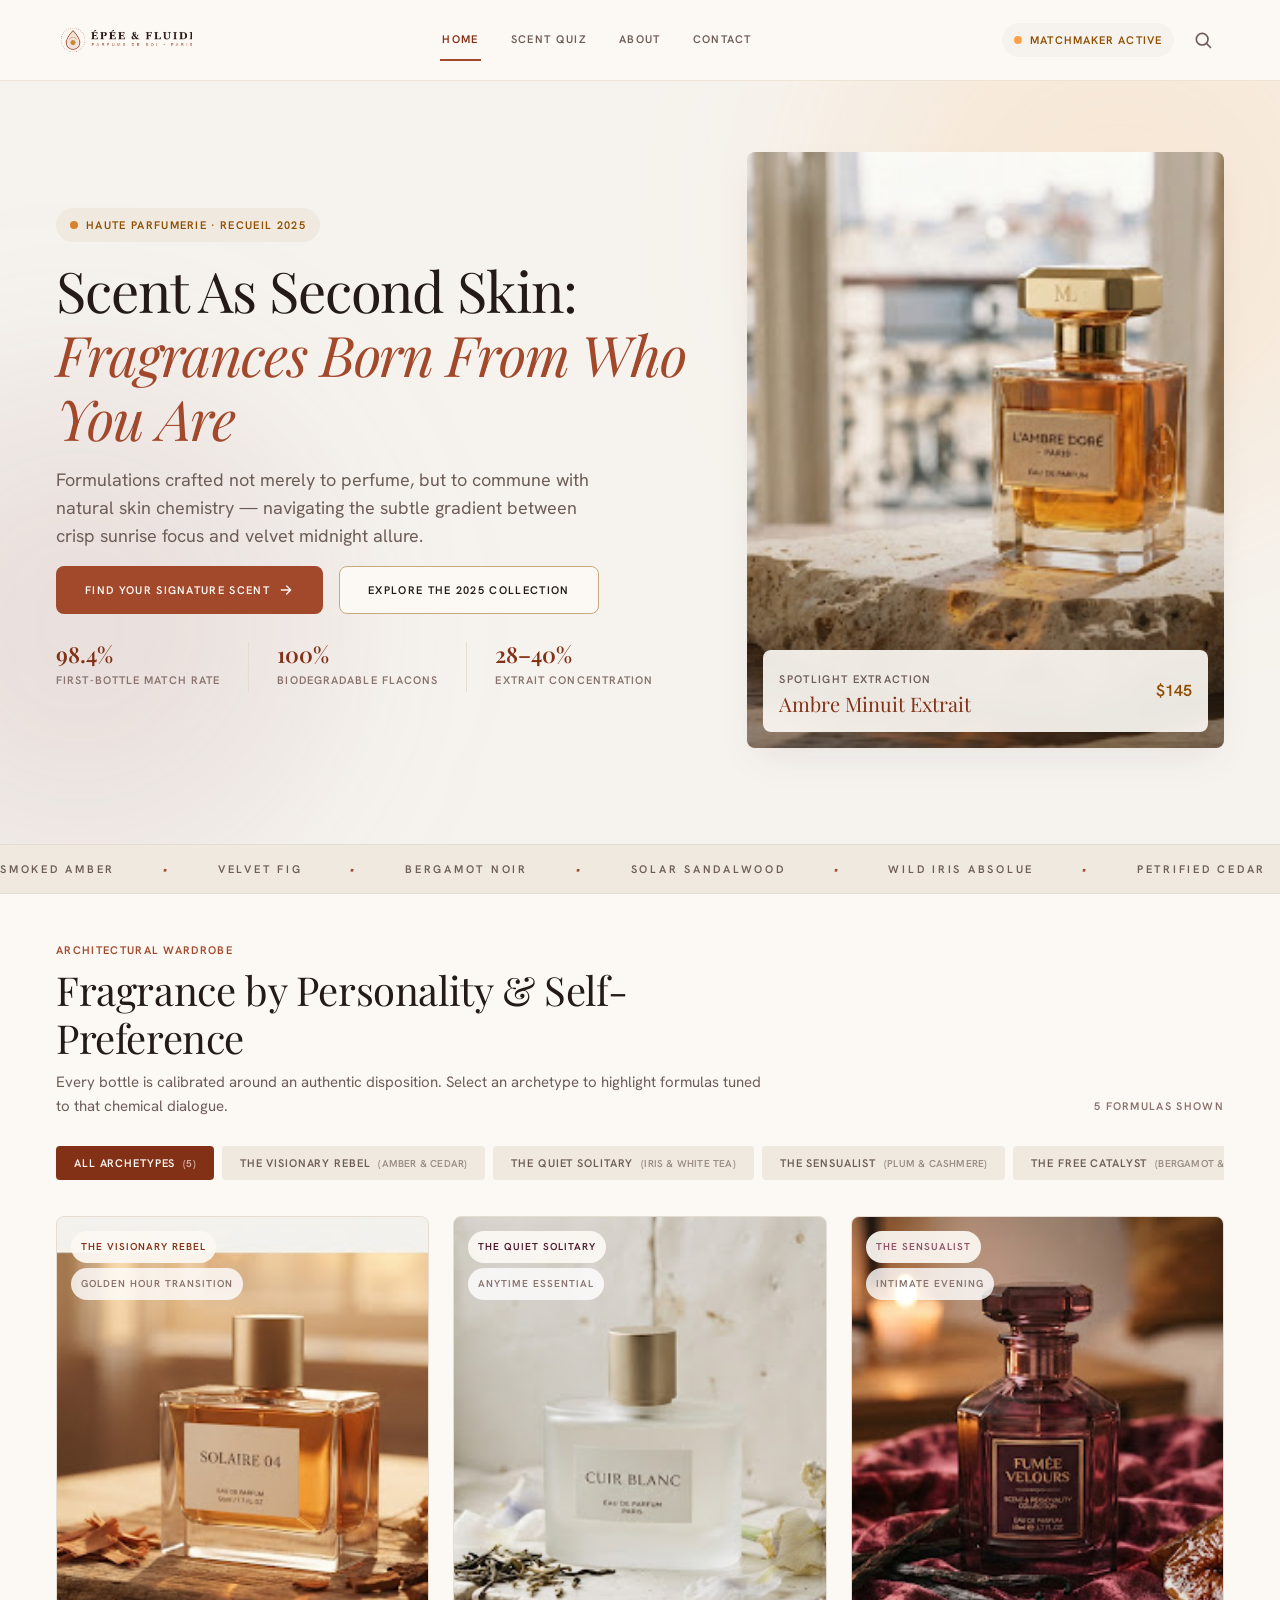
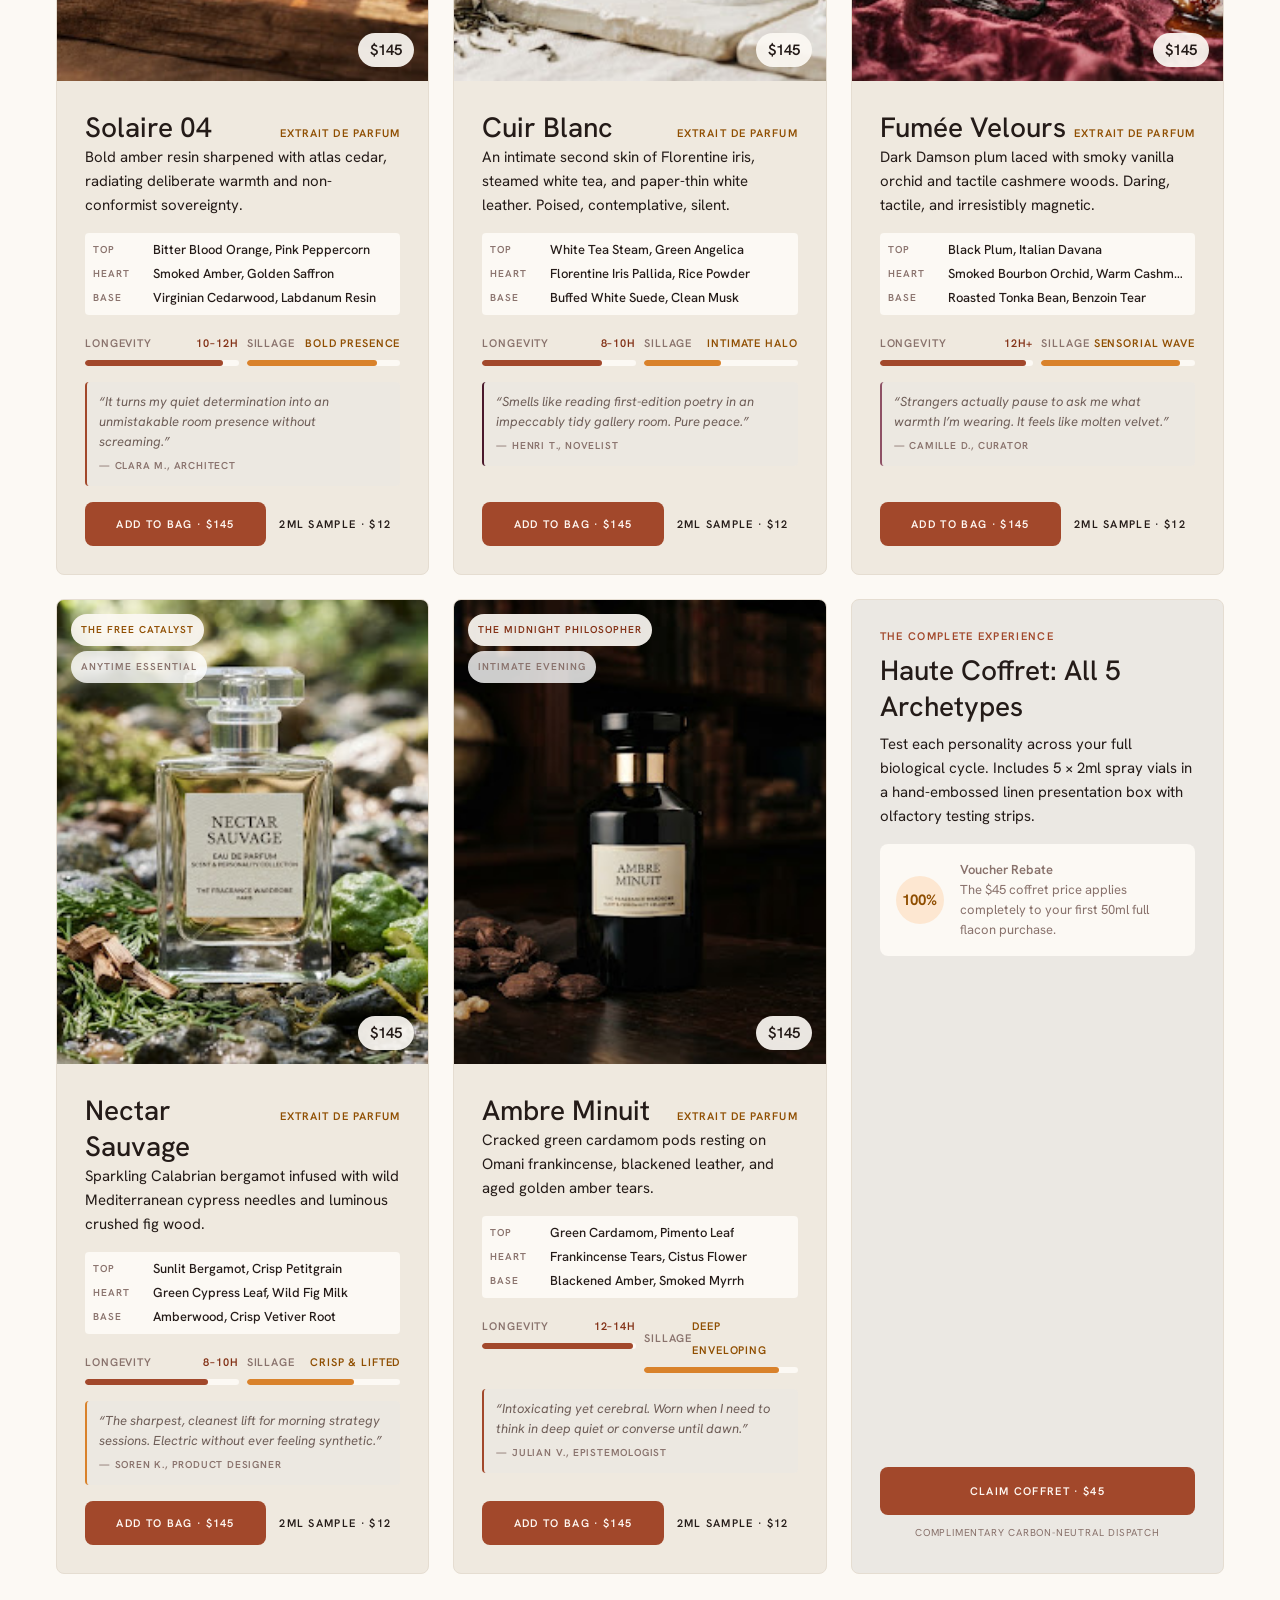
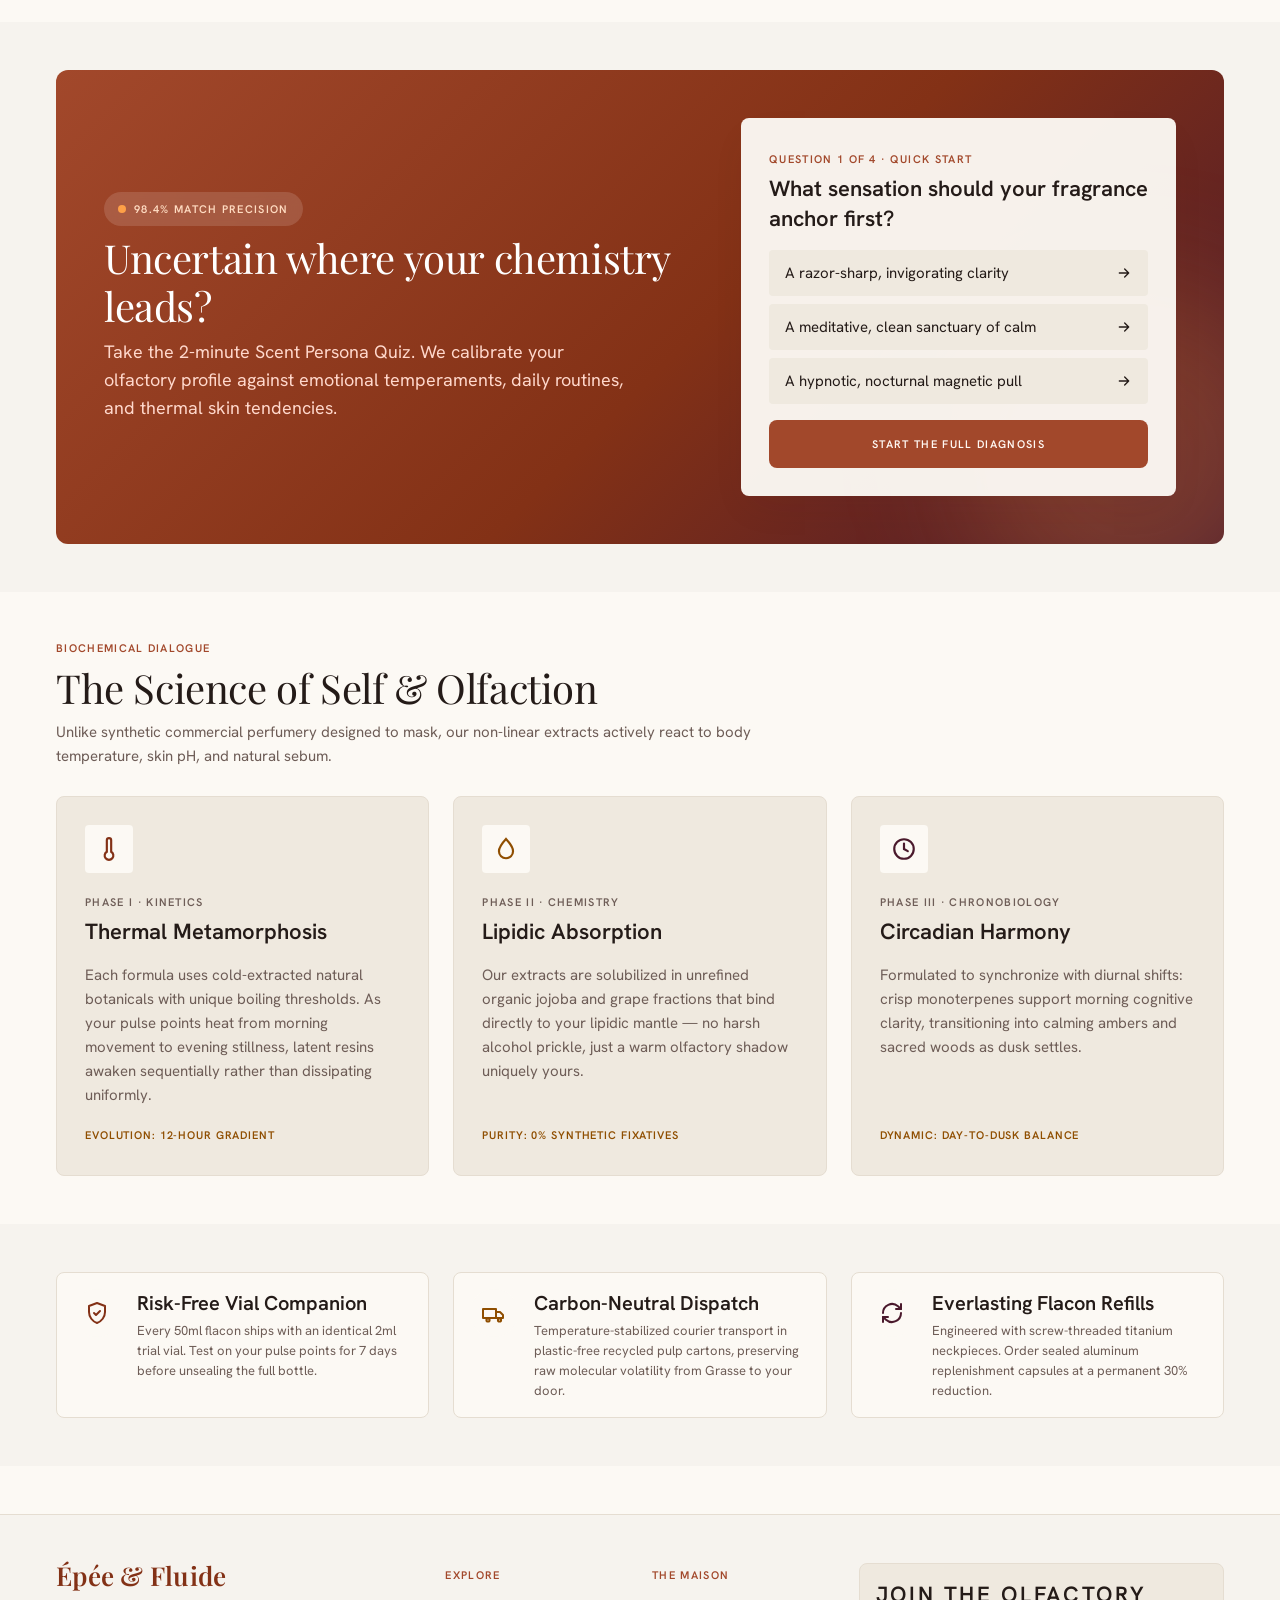
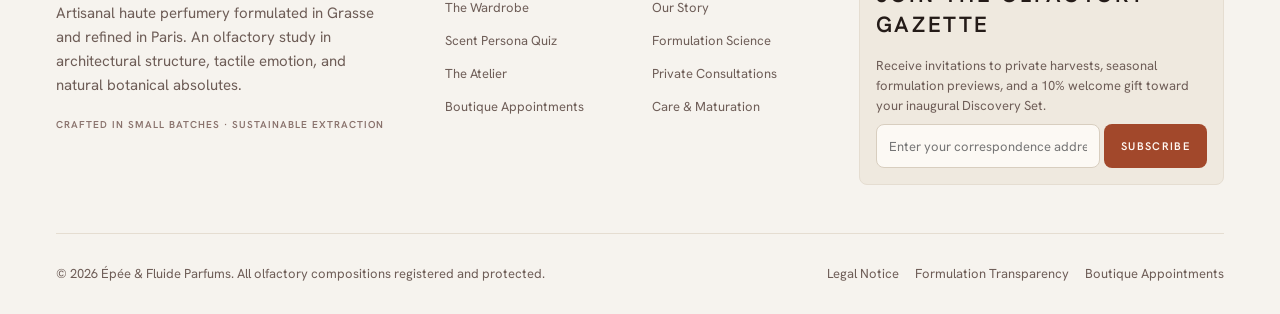
<file: index.html>
<!DOCTYPE html>
<html lang="en">
<head>
  <meta charset="utf-8" />
  <meta name="viewport" content="width=device-width, initial-scale=1.0" />
  <title>Épée &amp; Fluide — Parfums de Soi | Artisanal Haute Perfumery</title>
  <meta name="description" content="Artisanal haute perfumery formulated in Grasse and refined in Paris. Find your signature scent with the scent persona quiz and the 2025 fragrance wardrobe." />
  <link rel="icon" type="image/png" href="assets/img/logo.png" />
  <link rel="preconnect" href="https://fonts.googleapis.com" />
  <link rel="preconnect" href="https://fonts.gstatic.com" crossorigin />
  <link href="https://fonts.googleapis.com/css2?family=Hanken+Grotesk:ital,wght@0,300;0,400;0,500;0,600;0,700;1,400&family=Playfair+Display:ital,wght@0,400;0,500;0,600;1,400&display=swap" rel="stylesheet" />
  <link rel="stylesheet" href="assets/css/styles.css" />
</head>
<body>
  <a class="skip-link" href="#main">Skip to main content</a>

  <header class="site-header">
    <div class="container header-inner">
      <a class="brand" href="index.html" aria-label="Épée & Fluide — home">
        <img src="assets/img/logo.png" alt="Épée & Fluide — Parfums de Soi" width="150" height="38" />
      </a>

      <nav class="main-nav" aria-label="Main navigation">
        <a class="nav-link" href="index.html" aria-current="page">Home</a>
        <a class="nav-link" href="quiz.html">Scent Quiz</a>
        <a class="nav-link" href="about.html">About</a>
        <a class="nav-link" href="contact.html">Contact</a>
      </nav>

      <div class="header-actions">
        <span class="status-pill"><span class="dot"></span>Matchmaker Active</span>
        <button class="icon-btn" type="button" aria-label="Search fragrances" data-search-toggle aria-expanded="false" aria-controls="search-panel">
          <svg width="20" height="20" viewBox="0 0 24 24" fill="none" stroke="currentColor" stroke-width="2" stroke-linecap="round" aria-hidden="true"><circle cx="11" cy="11" r="7"/><path d="m21 21-4.3-4.3"/></svg>
        </button>
        <button class="icon-btn nav-toggle" id="nav-toggle" type="button" aria-label="Open menu" aria-expanded="false" aria-controls="mobile-menu">
          <svg width="22" height="22" viewBox="0 0 24 24" fill="none" stroke="currentColor" stroke-width="2" stroke-linecap="round" aria-hidden="true"><path d="M4 7h16M4 12h16M4 17h16"/></svg>
        </button>
      </div>
    </div>

    <nav class="mobile-menu" id="mobile-menu" aria-label="Mobile navigation">
      <a class="nav-link" href="index.html" aria-current="page">Home</a>
      <a class="nav-link" href="quiz.html">Scent Quiz</a>
      <a class="nav-link" href="about.html">About</a>
      <a class="nav-link" href="contact.html">Contact</a>
    </nav>

    <div class="search-panel" id="search-panel" role="group" aria-label="Common fragrance questions" hidden>
      <p class="search-panel-title label-caps">Common questions</p>
      <div class="search-questions">
        <button type="button" class="search-q" data-filter="catalyst">A fresh, energizing scent for daytime</button>
        <button type="button" class="search-q" data-filter="sensualist">A warm, cozy fragrance for evenings</button>
        <button type="button" class="search-q" data-filter="philosopher">Something deep for late nights</button>
        <button type="button" class="search-q" data-filter="solitary">A soft, clean scent that stays close</button>
        <button type="button" class="search-q" data-filter="visionary">A bold fragrance that fills the room</button>
        <button type="button" class="search-q" data-filter="all">Show me all five</button>
      </div>
    </div>
  </header>

  <main id="main">
    <!-- HERO -->
    <section class="hero">
      <div class="container">
        <div class="hero-grid">
          <div>
            <span class="eyebrow"><span class="dot"></span>Haute Parfumerie · Recueil 2025</span>
            <h1 class="text-display">
              Scent As Second Skin:<br />
              <span class="accent-italic">Fragrances Born From Who You Are</span>
            </h1>
            <p class="lede">
              Formulations crafted not merely to perfume, but to commune with natural skin
              chemistry — navigating the subtle gradient between crisp sunrise focus and
              velvet midnight allure.
            </p>
            <div class="hero-ctas">
              <a class="btn btn-primary" href="quiz.html">
                Find Your Signature Scent
                <svg width="16" height="16" viewBox="0 0 24 24" fill="none" stroke="currentColor" stroke-width="2" stroke-linecap="round" stroke-linejoin="round" aria-hidden="true"><path d="M5 12h14M13 6l6 6-6 6"/></svg>
              </a>
              <a class="btn btn-secondary" href="#wardrobe">Explore the 2025 Collection</a>
            </div>
            <div class="hero-stats">
              <div class="hero-stat"><strong>98.4%</strong><span>First-Bottle Match Rate</span></div>
              <div class="hero-stat"><strong>100%</strong><span>Biodegradable Flacons</span></div>
              <div class="hero-stat"><strong>28–40%</strong><span>Extrait Concentration</span></div>
            </div>
          </div>
          <div class="hero-visual">
            <div class="frame">
              <img src="assets/img/hero-flacon.png" alt="Luxury amber perfume bottle on a raw limestone pedestal in warm morning light" />
            </div>
            <div class="hero-card">
              <div>
                <span class="label-caps text-muted">Spotlight Extraction</span>
                <p class="name">Ambre Minuit Extrait</p>
              </div>
              <span class="price">$145</span>
            </div>
          </div>
        </div>
      </div>
    </section>

    <!-- NOTES TICKER -->
    <div class="ticker" aria-hidden="true">
      <div class="ticker-track">
        <span>Smoked Amber <i class="sep">•</i> Velvet Fig <i class="sep">•</i> Bergamot Noir <i class="sep">•</i> Solar Sandalwood <i class="sep">•</i> Wild Iris Absolue <i class="sep">•</i> Petrified Cedar <i class="sep">•</i> Black Tea Distillate <i class="sep">•</i> Cardamom Pods of Mysore <i class="sep">•</i> Golden Frankincense <i class="sep">•</i></span>
        <span>Smoked Amber <i class="sep">•</i> Velvet Fig <i class="sep">•</i> Bergamot Noir <i class="sep">•</i> Solar Sandalwood <i class="sep">•</i> Wild Iris Absolue <i class="sep">•</i> Petrified Cedar <i class="sep">•</i> Black Tea Distillate <i class="sep">•</i> Cardamom Pods of Mysore <i class="sep">•</i> Golden Frankincense <i class="sep">•</i></span>
      </div>
    </div>

    <!-- WARDROBE -->
    <section class="section" id="wardrobe">
      <div class="container">
        <div class="section-head-row">
          <div class="section-head">
            <span class="label-caps kicker">Architectural Wardrobe</span>
            <h2 class="text-headline-lg">Fragrance by Personality &amp; Self-Preference</h2>
            <p>
              Every bottle is calibrated around an authentic disposition. Select an archetype
              to highlight formulas tuned to that chemical dialogue.
            </p>
          </div>
          <span class="meta-note" id="filter-count" aria-live="polite">5 formulas shown</span>
        </div>

        <div class="chip-row" id="persona-filters" role="group" aria-label="Filter fragrances by archetype">
          <button class="chip active" type="button" data-filter="all" aria-pressed="true">All Archetypes <small>(5)</small></button>
          <button class="chip" type="button" data-filter="visionary" aria-pressed="false">The Visionary Rebel <small>(Amber &amp; Cedar)</small></button>
          <button class="chip" type="button" data-filter="solitary" aria-pressed="false">The Quiet Solitary <small>(Iris &amp; White Tea)</small></button>
          <button class="chip" type="button" data-filter="sensualist" aria-pressed="false">The Sensualist <small>(Plum &amp; Cashmere)</small></button>
          <button class="chip" type="button" data-filter="catalyst" aria-pressed="false">The Free Catalyst <small>(Bergamot &amp; Cypress)</small></button>
          <button class="chip" type="button" data-filter="philosopher" aria-pressed="false">The Midnight Philosopher <small>(Cardamom &amp; Resin)</small></button>
        </div>

        <div class="product-grid" id="product-grid">
          <!-- Solaire 04 -->
          <article class="product-card reveal" data-archetype="visionary">
            <div class="card-media">
              <img src="assets/img/product-solaire-04.png" alt="Solaire 04 perfume bottle in warm amber sunset shadows with dried cedar wood accents" loading="lazy" />
              <div class="badge-stack">
                <span class="badge">The Visionary Rebel</span>
                <span class="badge sub">Golden Hour Transition</span>
              </div>
              <span class="price-tag">$145</span>
            </div>
            <div class="card-body">
              <div>
                <div class="card-title-row">
                  <h3>Solaire 04</h3>
                  <span class="conc">Extrait de Parfum</span>
                </div>
                <p>Bold amber resin sharpened with atlas cedar, radiating deliberate warmth and non-conformist sovereignty.</p>
              </div>
              <div class="pyramid">
                <div class="pyramid-row"><span class="tier">Top</span><span class="notes">Bitter Blood Orange, Pink Peppercorn</span></div>
                <div class="pyramid-row"><span class="tier">Heart</span><span class="notes">Smoked Amber, Golden Saffron</span></div>
                <div class="pyramid-row"><span class="tier">Base</span><span class="notes">Virginian Cedarwood, Labdanum Resin</span></div>
              </div>
              <div class="gauges">
                <div class="gauge">
                  <div class="gauge-top"><span>Longevity</span><strong>10–12h</strong></div>
                  <div class="gauge-track"><div class="gauge-fill" style="width:90%"></div></div>
                </div>
                <div class="gauge sillage">
                  <div class="gauge-top"><span>Sillage</span><strong>Bold Presence</strong></div>
                  <div class="gauge-track"><div class="gauge-fill" style="width:85%"></div></div>
                </div>
              </div>
              <blockquote class="quote">
                “It turns my quiet determination into an unmistakable room presence without screaming.”
                <footer>— Clara M., Architect</footer>
              </blockquote>
              <div class="card-actions">
                <button class="btn btn-primary" type="button">Add to Bag · $145</button>
                <button class="btn btn-ghost" type="button">2ml Sample · $12</button>
              </div>
            </div>
          </article>

          <!-- Cuir Blanc -->
          <article class="product-card reveal" data-archetype="solitary">
            <div class="card-media">
              <img src="assets/img/product-cuir-blanc.png" alt="Cuir Blanc frosted flacon against pale ceramic tiles with white tea leaves and iris petals" loading="lazy" />
              <div class="badge-stack">
                <span class="badge fig">The Quiet Solitary</span>
                <span class="badge sub">Anytime Essential</span>
              </div>
              <span class="price-tag">$145</span>
            </div>
            <div class="card-body">
              <div>
                <div class="card-title-row">
                  <h3>Cuir Blanc</h3>
                  <span class="conc">Extrait de Parfum</span>
                </div>
                <p>An intimate second skin of Florentine iris, steamed white tea, and paper-thin white leather. Poised, contemplative, silent.</p>
              </div>
              <div class="pyramid">
                <div class="pyramid-row"><span class="tier">Top</span><span class="notes">White Tea Steam, Green Angelica</span></div>
                <div class="pyramid-row"><span class="tier">Heart</span><span class="notes">Florentine Iris Pallida, Rice Powder</span></div>
                <div class="pyramid-row"><span class="tier">Base</span><span class="notes">Buffed White Suede, Clean Musk</span></div>
              </div>
              <div class="gauges">
                <div class="gauge">
                  <div class="gauge-top"><span>Longevity</span><strong>8–10h</strong></div>
                  <div class="gauge-track"><div class="gauge-fill" style="width:78%"></div></div>
                </div>
                <div class="gauge sillage">
                  <div class="gauge-top"><span>Sillage</span><strong>Intimate Halo</strong></div>
                  <div class="gauge-track"><div class="gauge-fill" style="width:50%"></div></div>
                </div>
              </div>
              <blockquote class="quote fig">
                “Smells like reading first-edition poetry in an impeccably tidy gallery room. Pure peace.”
                <footer>— Henri T., Novelist</footer>
              </blockquote>
              <div class="card-actions">
                <button class="btn btn-primary" type="button">Add to Bag · $145</button>
                <button class="btn btn-ghost" type="button">2ml Sample · $12</button>
              </div>
            </div>
          </article>

          <!-- Fumée Velours -->
          <article class="product-card reveal" data-archetype="sensualist">
            <div class="card-media">
              <img src="assets/img/product-fumee-velours.png" alt="Fumée Velours plum-tinted bottle on crushed burgundy velvet with vanilla beans and caramelized figs" loading="lazy" />
              <div class="badge-stack">
                <span class="badge plum">The Sensualist</span>
                <span class="badge sub">Intimate Evening</span>
              </div>
              <span class="price-tag">$145</span>
            </div>
            <div class="card-body">
              <div>
                <div class="card-title-row">
                  <h3>Fumée Velours</h3>
                  <span class="conc">Extrait de Parfum</span>
                </div>
                <p>Dark Damson plum laced with smoky vanilla orchid and tactile cashmere woods. Daring, tactile, and irresistibly magnetic.</p>
              </div>
              <div class="pyramid">
                <div class="pyramid-row"><span class="tier">Top</span><span class="notes">Black Plum, Italian Davana</span></div>
                <div class="pyramid-row"><span class="tier">Heart</span><span class="notes">Smoked Bourbon Orchid, Warm Cashmere</span></div>
                <div class="pyramid-row"><span class="tier">Base</span><span class="notes">Roasted Tonka Bean, Benzoin Tear</span></div>
              </div>
              <div class="gauges">
                <div class="gauge">
                  <div class="gauge-top"><span>Longevity</span><strong>12h+</strong></div>
                  <div class="gauge-track"><div class="gauge-fill" style="width:95%"></div></div>
                </div>
                <div class="gauge sillage">
                  <div class="gauge-top"><span>Sillage</span><strong>Sensorial Wave</strong></div>
                  <div class="gauge-track"><div class="gauge-fill" style="width:90%"></div></div>
                </div>
              </div>
              <blockquote class="quote plum">
                “Strangers actually pause to ask me what warmth I’m wearing. It feels like molten velvet.”
                <footer>— Camille D., Curator</footer>
              </blockquote>
              <div class="card-actions">
                <button class="btn btn-primary" type="button">Add to Bag · $145</button>
                <button class="btn btn-ghost" type="button">2ml Sample · $12</button>
              </div>
            </div>
          </article>

          <!-- Nectar Sauvage -->
          <article class="product-card reveal" data-archetype="catalyst">
            <div class="card-media">
              <img src="assets/img/product-nectar-sauvage.png" alt="Nectar Sauvage clear flacon on wet river stones with cypress needles and bergamot rind" loading="lazy" />
              <div class="badge-stack">
                <span class="badge amber">The Free Catalyst</span>
                <span class="badge sub">Anytime Essential</span>
              </div>
              <span class="price-tag">$145</span>
            </div>
            <div class="card-body">
              <div>
                <div class="card-title-row">
                  <h3>Nectar Sauvage</h3>
                  <span class="conc">Extrait de Parfum</span>
                </div>
                <p>Sparkling Calabrian bergamot infused with wild Mediterranean cypress needles and luminous crushed fig wood.</p>
              </div>
              <div class="pyramid">
                <div class="pyramid-row"><span class="tier">Top</span><span class="notes">Sunlit Bergamot, Crisp Petitgrain</span></div>
                <div class="pyramid-row"><span class="tier">Heart</span><span class="notes">Green Cypress Leaf, Wild Fig Milk</span></div>
                <div class="pyramid-row"><span class="tier">Base</span><span class="notes">Amberwood, Crisp Vetiver Root</span></div>
              </div>
              <div class="gauges">
                <div class="gauge">
                  <div class="gauge-top"><span>Longevity</span><strong>8–10h</strong></div>
                  <div class="gauge-track"><div class="gauge-fill" style="width:80%"></div></div>
                </div>
                <div class="gauge sillage">
                  <div class="gauge-top"><span>Sillage</span><strong>Crisp &amp; Lifted</strong></div>
                  <div class="gauge-track"><div class="gauge-fill" style="width:70%"></div></div>
                </div>
              </div>
              <blockquote class="quote amber">
                “The sharpest, cleanest lift for morning strategy sessions. Electric without ever feeling synthetic.”
                <footer>— Soren K., Product Designer</footer>
              </blockquote>
              <div class="card-actions">
                <button class="btn btn-primary" type="button">Add to Bag · $145</button>
                <button class="btn btn-ghost" type="button">2ml Sample · $12</button>
              </div>
            </div>
          </article>

          <!-- Ambre Minuit -->
          <article class="product-card reveal" data-archetype="philosopher">
            <div class="card-media">
              <img src="assets/img/product-ambre-minuit.png" alt="Ambre Minuit obsidian flacon in a shadowed mahogany library with frankincense and cardamom" loading="lazy" />
              <div class="badge-stack">
                <span class="badge">The Midnight Philosopher</span>
                <span class="badge sub">Intimate Evening</span>
              </div>
              <span class="price-tag">$145</span>
            </div>
            <div class="card-body">
              <div>
                <div class="card-title-row">
                  <h3>Ambre Minuit</h3>
                  <span class="conc">Extrait de Parfum</span>
                </div>
                <p>Cracked green cardamom pods resting on Omani frankincense, blackened leather, and aged golden amber tears.</p>
              </div>
              <div class="pyramid">
                <div class="pyramid-row"><span class="tier">Top</span><span class="notes">Green Cardamom, Pimento Leaf</span></div>
                <div class="pyramid-row"><span class="tier">Heart</span><span class="notes">Frankincense Tears, Cistus Flower</span></div>
                <div class="pyramid-row"><span class="tier">Base</span><span class="notes">Blackened Amber, Smoked Myrrh</span></div>
              </div>
              <div class="gauges">
                <div class="gauge">
                  <div class="gauge-top"><span>Longevity</span><strong>12–14h</strong></div>
                  <div class="gauge-track"><div class="gauge-fill" style="width:98%"></div></div>
                </div>
                <div class="gauge sillage">
                  <div class="gauge-top"><span>Sillage</span><strong>Deep Enveloping</strong></div>
                  <div class="gauge-track"><div class="gauge-fill" style="width:88%"></div></div>
                </div>
              </div>
              <blockquote class="quote">
                “Intoxicating yet cerebral. Worn when I need to think in deep quiet or converse until dawn.”
                <footer>— Julian V., Epistemologist</footer>
              </blockquote>
              <div class="card-actions">
                <button class="btn btn-primary" type="button">Add to Bag · $145</button>
                <button class="btn btn-ghost" type="button">2ml Sample · $12</button>
              </div>
            </div>
          </article>

          <!-- Coffret feature card -->
          <article class="coffret-card reveal">
            <div>
              <span class="label-caps text-primary" style="display:block;margin-bottom:var(--space-sm);">The Complete Experience</span>
              <h3>Haute Coffret: All 5 Archetypes</h3>
              <p style="margin-top:var(--space-sm);">
                Test each personality across your full biological cycle. Includes 5 × 2ml spray
                vials in a hand-embossed linen presentation box with olfactory testing strips.
              </p>
              <div class="coffret-perk" style="margin-top:var(--space-md);">
                <span class="perk-num">100%</span>
                <div>
                  <p class="text-title-md">Voucher Rebate</p>
                  <p>The $45 coffret price applies completely to your first 50ml full flacon purchase.</p>
                </div>
              </div>
            </div>
            <div class="coffret-foot">
              <button class="btn btn-primary btn-block" type="button">Claim Coffret · $45</button>
              <span class="fine">Complimentary carbon-neutral dispatch</span>
            </div>
          </article>
        </div>
      </div>
    </section>

    <!-- QUIZ BANNER -->
    <section class="section bg-sand">
      <div class="container">
        <div class="banner reveal">
          <div class="banner-grid">
            <div>
              <span class="banner-eyebrow"><span class="dot"></span>98.4% Match Precision</span>
              <h2 class="text-headline-lg">Uncertain where your chemistry leads?</h2>
              <p class="banner-copy">
                Take the 2-minute Scent Persona Quiz. We calibrate your olfactory profile against
                emotional temperaments, daily routines, and thermal skin tendencies.
              </p>
            </div>
            <div class="banner-panel">
              <div>
                <span class="label-caps text-primary">Question 1 of 4 · Quick Start</span>
                <h3 style="margin-top:4px;">What sensation should your fragrance anchor first?</h3>
              </div>
              <div class="quick-options">
                <button class="quick-option" type="button" data-val="fresh">
                  A razor-sharp, invigorating clarity
                  <svg width="16" height="16" viewBox="0 0 24 24" fill="none" stroke="currentColor" stroke-width="2" stroke-linecap="round" stroke-linejoin="round" aria-hidden="true"><path d="M5 12h14M13 6l6 6-6 6"/></svg>
                </button>
                <button class="quick-option" type="button" data-val="calm">
                  A meditative, clean sanctuary of calm
                  <svg width="16" height="16" viewBox="0 0 24 24" fill="none" stroke="currentColor" stroke-width="2" stroke-linecap="round" stroke-linejoin="round" aria-hidden="true"><path d="M5 12h14M13 6l6 6-6 6"/></svg>
                </button>
                <button class="quick-option" type="button" data-val="magnetic">
                  A hypnotic, nocturnal magnetic pull
                  <svg width="16" height="16" viewBox="0 0 24 24" fill="none" stroke="currentColor" stroke-width="2" stroke-linecap="round" stroke-linejoin="round" aria-hidden="true"><path d="M5 12h14M13 6l6 6-6 6"/></svg>
                </button>
              </div>
              <button class="btn btn-primary btn-block" id="quick-start-btn" type="button">Start the Full Diagnosis</button>
            </div>
          </div>
        </div>
      </div>
    </section>

    <!-- SCIENCE -->
    <section class="section">
      <div class="container">
        <div class="section-head">
          <span class="label-caps kicker">Biochemical Dialogue</span>
          <h2 class="text-headline-lg">The Science of Self &amp; Olfaction</h2>
          <p>
            Unlike synthetic commercial perfumery designed to mask, our non-linear extracts
            actively react to body temperature, skin pH, and natural sebum.
          </p>
        </div>
        <div class="feature-grid">
          <div class="feature-card reveal">
            <div class="feature-icon">
              <svg width="26" height="26" viewBox="0 0 24 24" fill="none" stroke="currentColor" stroke-width="2" stroke-linecap="round" aria-hidden="true"><path d="M14 4v10.54a4 4 0 1 1-4 0V4a2 2 0 0 1 4 0z"/></svg>
            </div>
            <div>
              <span class="label-caps text-muted">Phase I · Kinetics</span>
              <h3 style="margin-top:4px;">Thermal Metamorphosis</h3>
            </div>
            <p>
              Each formula uses cold-extracted natural botanicals with unique boiling thresholds.
              As your pulse points heat from morning movement to evening stillness, latent resins
              awaken sequentially rather than dissipating uniformly.
            </p>
            <span class="foot">Evolution: 12-Hour Gradient</span>
          </div>
          <div class="feature-card reveal">
            <div class="feature-icon amber">
              <svg width="26" height="26" viewBox="0 0 24 24" fill="none" stroke="currentColor" stroke-width="2" stroke-linecap="round" aria-hidden="true"><path d="M12 2.7s6.5 7 6.5 11.3a6.5 6.5 0 1 1-13 0C5.5 9.7 12 2.7 12 2.7z"/></svg>
            </div>
            <div>
              <span class="label-caps text-muted">Phase II · Chemistry</span>
              <h3 style="margin-top:4px;">Lipidic Absorption</h3>
            </div>
            <p>
              Our extracts are solubilized in unrefined organic jojoba and grape fractions that
              bind directly to your lipidic mantle — no harsh alcohol prickle, just a warm
              olfactory shadow uniquely yours.
            </p>
            <span class="foot">Purity: 0% Synthetic Fixatives</span>
          </div>
          <div class="feature-card reveal">
            <div class="feature-icon fig">
              <svg width="26" height="26" viewBox="0 0 24 24" fill="none" stroke="currentColor" stroke-width="2" stroke-linecap="round" aria-hidden="true"><circle cx="12" cy="12" r="9"/><path d="M12 7v5l3.5 2"/></svg>
            </div>
            <div>
              <span class="label-caps text-muted">Phase III · Chronobiology</span>
              <h3 style="margin-top:4px;">Circadian Harmony</h3>
            </div>
            <p>
              Formulated to synchronize with diurnal shifts: crisp monoterpenes support morning
              cognitive clarity, transitioning into calming ambers and sacred woods as dusk settles.
            </p>
            <span class="foot">Dynamic: Day-to-Dusk Balance</span>
          </div>
        </div>
      </div>
    </section>

    <!-- GUARANTEES -->
    <section class="section bg-sand">
      <div class="container">
        <div class="guarantee-grid">
          <div class="guarantee-item reveal">
            <div class="feature-icon">
              <svg width="24" height="24" viewBox="0 0 24 24" fill="none" stroke="currentColor" stroke-width="2" stroke-linecap="round" stroke-linejoin="round" aria-hidden="true"><path d="M12 2 4 5v6c0 5 3.4 9.4 8 11 4.6-1.6 8-6 8-11V5l-8-3z"/><path d="m9 12 2 2 4-4"/></svg>
            </div>
            <div>
              <h4>Risk-Free Vial Companion</h4>
              <p>Every 50ml flacon ships with an identical 2ml trial vial. Test on your pulse points for 7 days before unsealing the full bottle.</p>
            </div>
          </div>
          <div class="guarantee-item reveal">
            <div class="feature-icon amber">
              <svg width="24" height="24" viewBox="0 0 24 24" fill="none" stroke="currentColor" stroke-width="2" stroke-linecap="round" stroke-linejoin="round" aria-hidden="true"><path d="M1 8h13v9H1z"/><path d="M14 11h4l3 3v3h-7z"/><circle cx="6" cy="19" r="1.6"/><circle cx="17.5" cy="19" r="1.6"/></svg>
            </div>
            <div>
              <h4>Carbon-Neutral Dispatch</h4>
              <p>Temperature-stabilized courier transport in plastic-free recycled pulp cartons, preserving raw molecular volatility from Grasse to your door.</p>
            </div>
          </div>
          <div class="guarantee-item reveal">
            <div class="feature-icon fig">
              <svg width="24" height="24" viewBox="0 0 24 24" fill="none" stroke="currentColor" stroke-width="2" stroke-linecap="round" stroke-linejoin="round" aria-hidden="true"><path d="M3 12a9 9 0 0 1 15-6.7L21 8"/><path d="M21 3v5h-5"/><path d="M21 12a9 9 0 0 1-15 6.7L3 16"/><path d="M3 21v-5h5"/></svg>
            </div>
            <div>
              <h4>Everlasting Flacon Refills</h4>
              <p>Engineered with screw-threaded titanium neckpieces. Order sealed aluminum replenishment capsules at a permanent 30% reduction.</p>
            </div>
          </div>
        </div>
      </div>
    </section>
  </main>

  <footer class="site-footer">
    <div class="container">
      <div class="footer-grid">
        <div class="footer-brand">
          <span class="brand-name">Épée &amp; Fluide</span>
          <p>
            Artisanal haute perfumery formulated in Grasse and refined in Paris. An olfactory
            study in architectural structure, tactile emotion, and natural botanical absolutes.
          </p>
          <span class="fine">Crafted in small batches · Sustainable extraction</span>
        </div>
        <nav class="footer-col" aria-label="Shop links">
          <h2>Explore</h2>
          <ul>
            <li><a href="index.html#wardrobe">The Wardrobe</a></li>
            <li><a href="quiz.html">Scent Persona Quiz</a></li>
            <li><a href="about.html">The Atelier</a></li>
            <li><a href="contact.html">Boutique Appointments</a></li>
          </ul>
        </nav>
        <nav class="footer-col" aria-label="Company links">
          <h2>The Maison</h2>
          <ul>
            <li><a href="about.html">Our Story</a></li>
            <li><a href="about.html#science">Formulation Science</a></li>
            <li><a href="contact.html">Private Consultations</a></li>
            <li><a href="contact.html">Care &amp; Maturation</a></li>
          </ul>
        </nav>
        <div class="footer-col">
          <div class="newsletter">
            <h2>Join the Olfactory Gazette</h2>
            <p>Receive invitations to private harvests, seasonal formulation previews, and a 10% welcome gift toward your inaugural Discovery Set.</p>
            <form class="newsletter-form" novalidate>
              <label class="skip-link" for="nl-email">Email address</label>
              <input id="nl-email" type="email" placeholder="Enter your correspondence address" autocomplete="email" />
              <button class="btn btn-primary" type="submit">Subscribe</button>
            </form>
            <p class="newsletter-msg" role="status"></p>
          </div>
        </div>
      </div>
      <div class="footer-bottom">
        <p>© <span data-year>2025</span> Épée &amp; Fluide Parfums. All olfactory compositions registered and protected.</p>
        <nav aria-label="Legal links">
          <a href="contact.html">Legal Notice</a>
          <a href="about.html#science">Formulation Transparency</a>
          <a href="contact.html">Boutique Appointments</a>
        </nav>
      </div>
    </div>
  </footer>

  <script src="assets/js/main.js"></script>
</body>
</html>
</file>
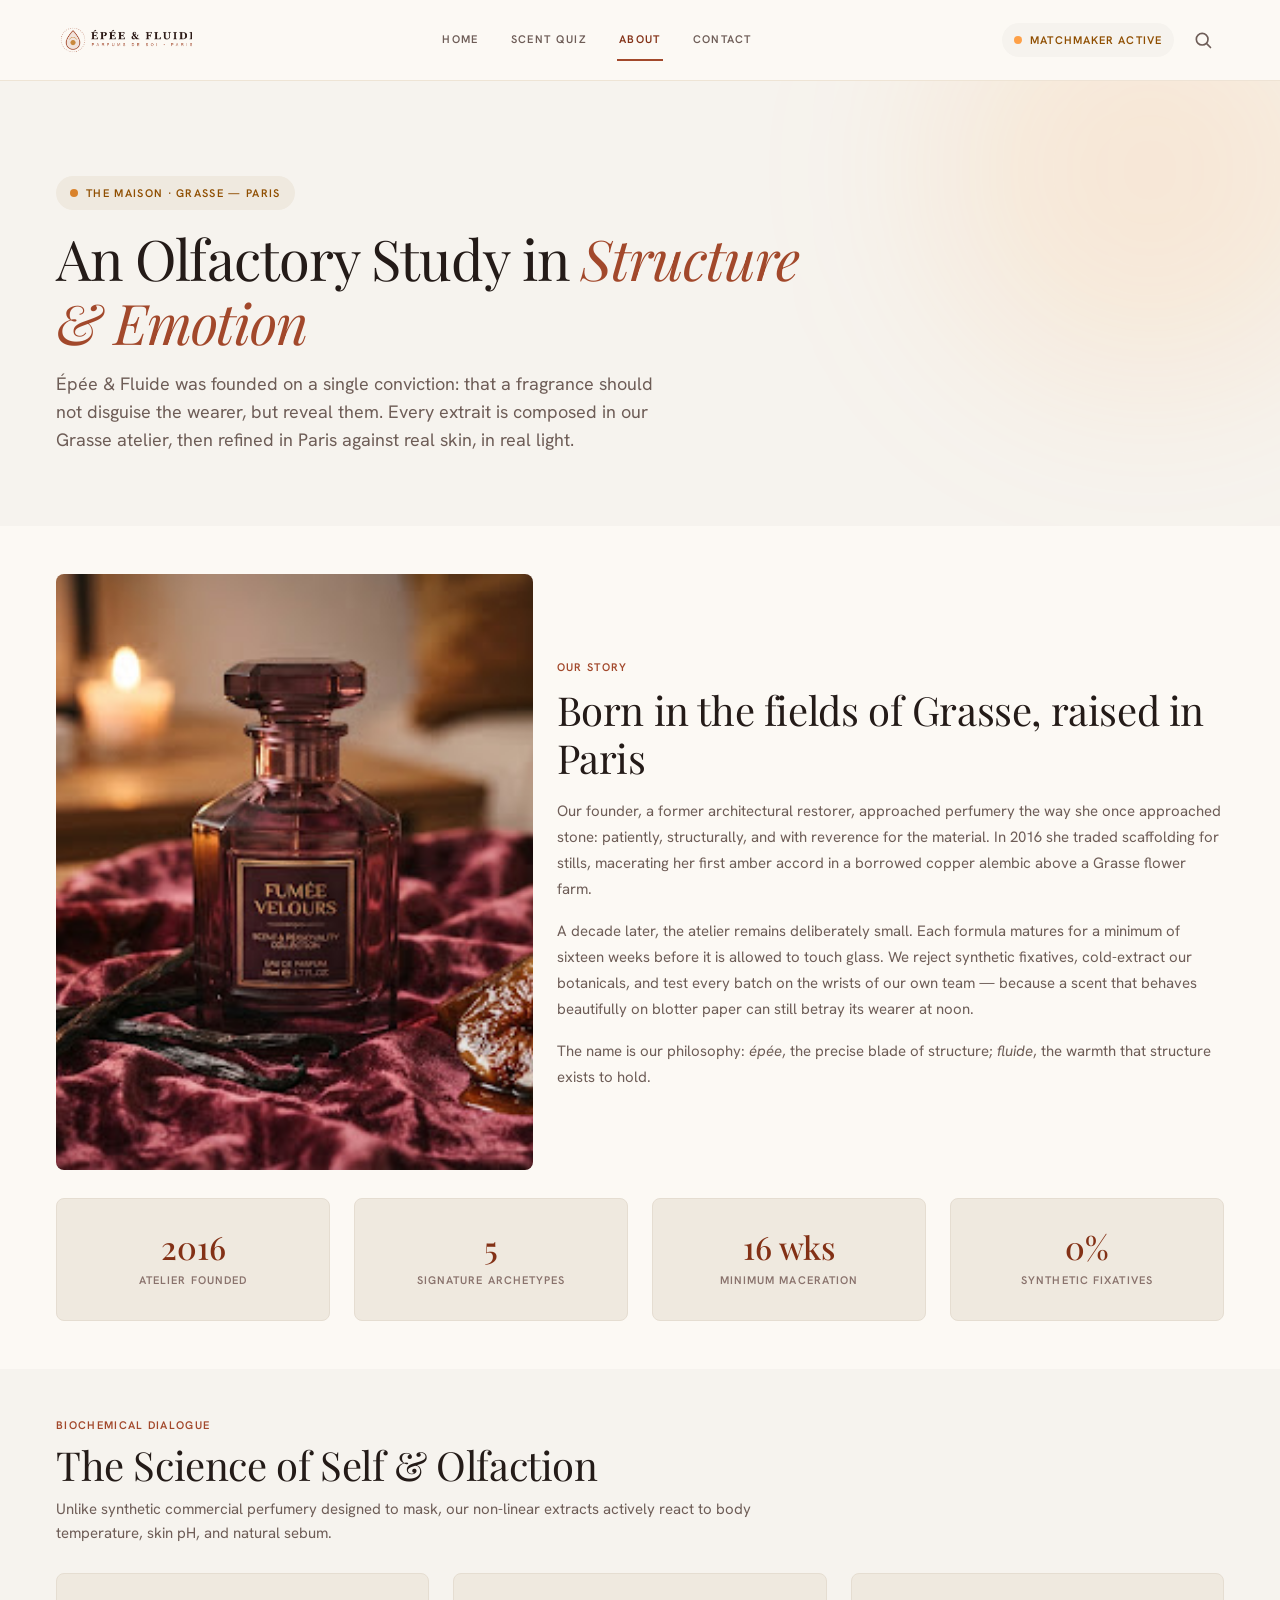
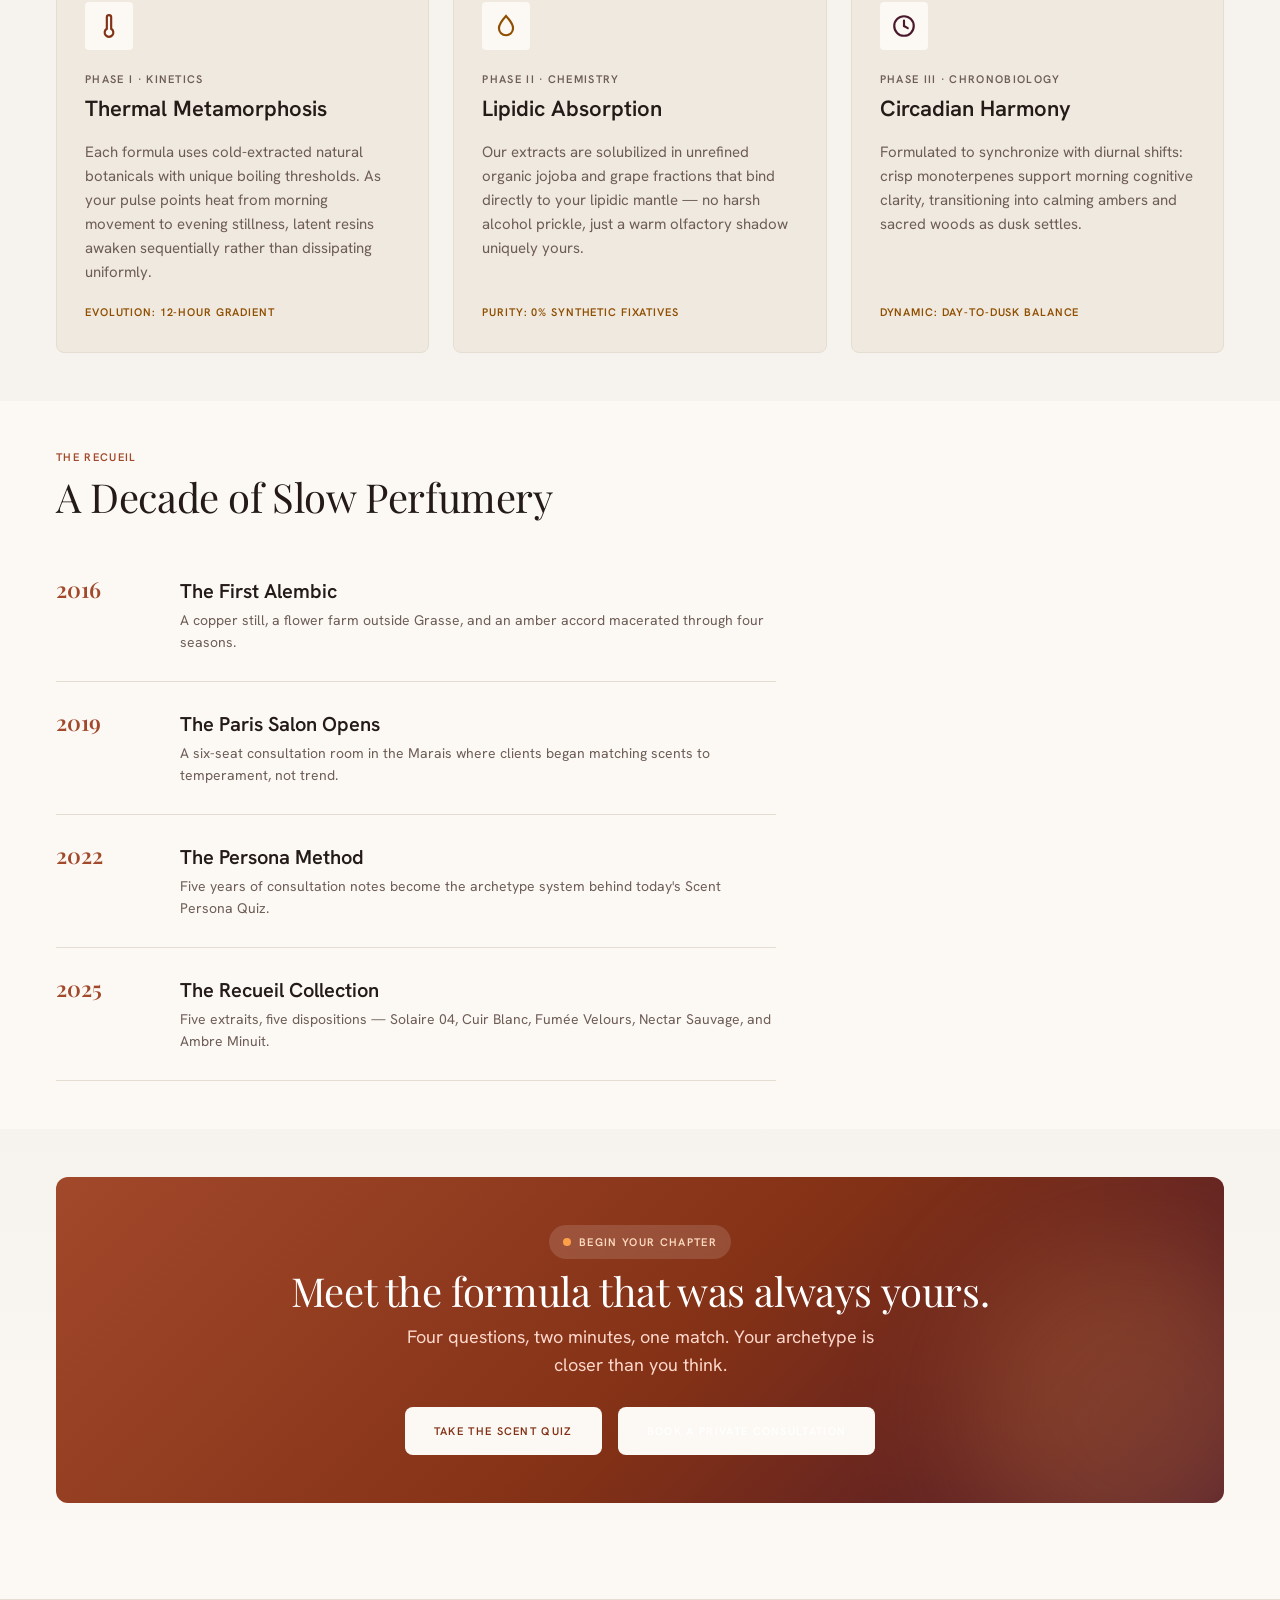
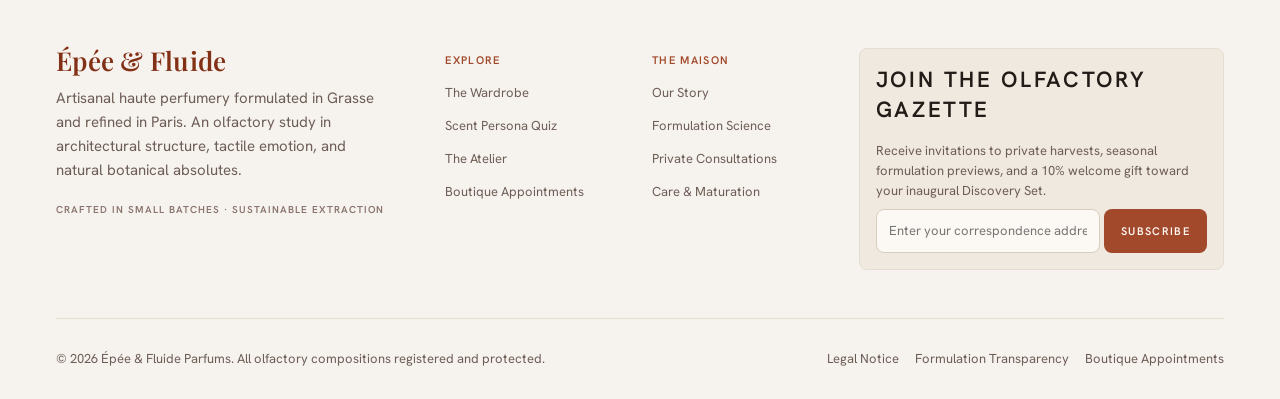
<file: about.html>
<!DOCTYPE html>
<html lang="en">
<head>
  <meta charset="utf-8" />
  <meta name="viewport" content="width=device-width, initial-scale=1.0" />
  <title>About the Atelier — Épée &amp; Fluide</title>
  <meta name="description" content="The story of Épée & Fluide: artisanal haute perfumery formulated in Grasse and refined in Paris since 2016." />
  <link rel="icon" type="image/png" href="assets/img/logo.png" />
  <link rel="preconnect" href="https://fonts.googleapis.com" />
  <link rel="preconnect" href="https://fonts.gstatic.com" crossorigin />
  <link href="https://fonts.googleapis.com/css2?family=Hanken+Grotesk:ital,wght@0,300;0,400;0,500;0,600;0,700;1,400&family=Playfair+Display:ital,wght@0,400;0,500;0,600;1,400&display=swap" rel="stylesheet" />
  <link rel="stylesheet" href="assets/css/styles.css" />
</head>
<body>
  <a class="skip-link" href="#main">Skip to main content</a>

  <header class="site-header">
    <div class="container header-inner">
      <a class="brand" href="index.html" aria-label="Épée & Fluide — home">
        <img src="assets/img/logo.png" alt="Épée & Fluide — Parfums de Soi" width="150" height="38" />
      </a>
      <nav class="main-nav" aria-label="Main navigation">
        <a class="nav-link" href="index.html">Home</a>
        <a class="nav-link" href="quiz.html">Scent Quiz</a>
        <a class="nav-link" href="about.html" aria-current="page">About</a>
        <a class="nav-link" href="contact.html">Contact</a>
      </nav>
      <div class="header-actions">
        <span class="status-pill"><span class="dot"></span>Matchmaker Active</span>
        <button class="icon-btn" type="button" aria-label="Search fragrances" data-search-toggle aria-expanded="false" aria-controls="search-panel">
          <svg width="20" height="20" viewBox="0 0 24 24" fill="none" stroke="currentColor" stroke-width="2" stroke-linecap="round" aria-hidden="true"><circle cx="11" cy="11" r="7"/><path d="m21 21-4.3-4.3"/></svg>
        </button>
        <button class="icon-btn nav-toggle" id="nav-toggle" type="button" aria-label="Open menu" aria-expanded="false" aria-controls="mobile-menu">
          <svg width="22" height="22" viewBox="0 0 24 24" fill="none" stroke="currentColor" stroke-width="2" stroke-linecap="round" aria-hidden="true"><path d="M4 7h16M4 12h16M4 17h16"/></svg>
        </button>
      </div>
    </div>
    <nav class="mobile-menu" id="mobile-menu" aria-label="Mobile navigation">
      <a class="nav-link" href="index.html">Home</a>
      <a class="nav-link" href="quiz.html">Scent Quiz</a>
      <a class="nav-link" href="about.html" aria-current="page">About</a>
      <a class="nav-link" href="contact.html">Contact</a>
    </nav>

    <div class="search-panel" id="search-panel" role="group" aria-label="Common fragrance questions" hidden>
      <p class="search-panel-title label-caps">Common questions</p>
      <div class="search-questions">
        <button type="button" class="search-q" data-filter="catalyst">A fresh, energizing scent for daytime</button>
        <button type="button" class="search-q" data-filter="sensualist">A warm, cozy fragrance for evenings</button>
        <button type="button" class="search-q" data-filter="philosopher">Something deep for late nights</button>
        <button type="button" class="search-q" data-filter="solitary">A soft, clean scent that stays close</button>
        <button type="button" class="search-q" data-filter="visionary">A bold fragrance that fills the room</button>
        <button type="button" class="search-q" data-filter="all">Show me all five</button>
      </div>
    </div>
  </header>

  <main id="main">
    <!-- PAGE HERO -->
    <section class="page-hero">
      <div class="container">
        <span class="eyebrow"><span class="dot"></span>The Maison · Grasse — Paris</span>
        <h1 class="text-display">
          An Olfactory Study in <span class="accent-italic">Structure &amp; Emotion</span>
        </h1>
        <p class="lede">
          Épée &amp; Fluide was founded on a single conviction: that a fragrance should not
          disguise the wearer, but reveal them. Every extrait is composed in our Grasse atelier,
          then refined in Paris against real skin, in real light.
        </p>
      </div>
    </section>

    <!-- STORY -->
    <section class="section">
      <div class="container">
        <div class="story-grid">
          <div class="story-visual reveal">
            <img src="assets/img/product-fumee-velours.png" alt="Fumée Velours flacon resting on crushed burgundy velvet in candlelight" loading="lazy" />
          </div>
          <div class="story-copy">
            <span class="label-caps text-primary">Our Story</span>
            <h2 class="text-headline-lg" style="margin-top:var(--space-sm);">Born in the fields of Grasse, raised in Paris</h2>
            <p>
              Our founder, a former architectural restorer, approached perfumery the way she once
              approached stone: patiently, structurally, and with reverence for the material.
              In 2016 she traded scaffolding for stills, macerating her first amber accord in a
              borrowed copper alembic above a Grasse flower farm.
            </p>
            <p>
              A decade later, the atelier remains deliberately small. Each formula matures for a
              minimum of sixteen weeks before it is allowed to touch glass. We reject synthetic
              fixatives, cold-extract our botanicals, and test every batch on the wrists of our
              own team — because a scent that behaves beautifully on blotter paper can still
              betray its wearer at noon.
            </p>
            <p>
              The name is our philosophy: <em>épée</em>, the precise blade of structure;
              <em>fluide</em>, the warmth that structure exists to hold.
            </p>
          </div>
        </div>

        <div class="fact-row">
          <div class="fact reveal"><strong>2016</strong><span>Atelier Founded</span></div>
          <div class="fact reveal"><strong>5</strong><span>Signature Archetypes</span></div>
          <div class="fact reveal"><strong>16 wks</strong><span>Minimum Maceration</span></div>
          <div class="fact reveal"><strong>0%</strong><span>Synthetic Fixatives</span></div>
        </div>
      </div>
    </section>

    <!-- SCIENCE -->
    <section class="section bg-sand" id="science">
      <div class="container">
        <div class="section-head">
          <span class="label-caps kicker">Biochemical Dialogue</span>
          <h2 class="text-headline-lg">The Science of Self &amp; Olfaction</h2>
          <p>
            Unlike synthetic commercial perfumery designed to mask, our non-linear extracts
            actively react to body temperature, skin pH, and natural sebum.
          </p>
        </div>
        <div class="feature-grid">
          <div class="feature-card reveal">
            <div class="feature-icon">
              <svg width="26" height="26" viewBox="0 0 24 24" fill="none" stroke="currentColor" stroke-width="2" stroke-linecap="round" aria-hidden="true"><path d="M14 4v10.54a4 4 0 1 1-4 0V4a2 2 0 0 1 4 0z"/></svg>
            </div>
            <div>
              <span class="label-caps text-muted">Phase I · Kinetics</span>
              <h3 style="margin-top:4px;">Thermal Metamorphosis</h3>
            </div>
            <p>
              Each formula uses cold-extracted natural botanicals with unique boiling thresholds.
              As your pulse points heat from morning movement to evening stillness, latent resins
              awaken sequentially rather than dissipating uniformly.
            </p>
            <span class="foot">Evolution: 12-Hour Gradient</span>
          </div>
          <div class="feature-card reveal">
            <div class="feature-icon amber">
              <svg width="26" height="26" viewBox="0 0 24 24" fill="none" stroke="currentColor" stroke-width="2" stroke-linecap="round" aria-hidden="true"><path d="M12 2.7s6.5 7 6.5 11.3a6.5 6.5 0 1 1-13 0C5.5 9.7 12 2.7 12 2.7z"/></svg>
            </div>
            <div>
              <span class="label-caps text-muted">Phase II · Chemistry</span>
              <h3 style="margin-top:4px;">Lipidic Absorption</h3>
            </div>
            <p>
              Our extracts are solubilized in unrefined organic jojoba and grape fractions that
              bind directly to your lipidic mantle — no harsh alcohol prickle, just a warm
              olfactory shadow uniquely yours.
            </p>
            <span class="foot">Purity: 0% Synthetic Fixatives</span>
          </div>
          <div class="feature-card reveal">
            <div class="feature-icon fig">
              <svg width="26" height="26" viewBox="0 0 24 24" fill="none" stroke="currentColor" stroke-width="2" stroke-linecap="round" aria-hidden="true"><circle cx="12" cy="12" r="9"/><path d="M12 7v5l3.5 2"/></svg>
            </div>
            <div>
              <span class="label-caps text-muted">Phase III · Chronobiology</span>
              <h3 style="margin-top:4px;">Circadian Harmony</h3>
            </div>
            <p>
              Formulated to synchronize with diurnal shifts: crisp monoterpenes support morning
              cognitive clarity, transitioning into calming ambers and sacred woods as dusk settles.
            </p>
            <span class="foot">Dynamic: Day-to-Dusk Balance</span>
          </div>
        </div>
      </div>
    </section>

    <!-- TIMELINE -->
    <section class="section">
      <div class="container">
        <div class="section-head">
          <span class="label-caps kicker">The Recueil</span>
          <h2 class="text-headline-lg">A Decade of Slow Perfumery</h2>
        </div>
        <div class="timeline">
          <div class="timeline-item reveal">
            <span class="year">2016</span>
            <div>
              <h3>The First Alembic</h3>
              <p>A copper still, a flower farm outside Grasse, and an amber accord macerated through four seasons.</p>
            </div>
          </div>
          <div class="timeline-item reveal">
            <span class="year">2019</span>
            <div>
              <h3>The Paris Salon Opens</h3>
              <p>A six-seat consultation room in the Marais where clients began matching scents to temperament, not trend.</p>
            </div>
          </div>
          <div class="timeline-item reveal">
            <span class="year">2022</span>
            <div>
              <h3>The Persona Method</h3>
              <p>Five years of consultation notes become the archetype system behind today's Scent Persona Quiz.</p>
            </div>
          </div>
          <div class="timeline-item reveal">
            <span class="year">2025</span>
            <div>
              <h3>The Recueil Collection</h3>
              <p>Five extraits, five dispositions — Solaire 04, Cuir Blanc, Fumée Velours, Nectar Sauvage, and Ambre Minuit.</p>
            </div>
          </div>
        </div>
      </div>
    </section>

    <!-- CTA -->
    <section class="section bg-tint">
      <div class="container">
        <div class="banner reveal">
          <div class="banner-grid" style="grid-template-columns:1fr;">
            <div style="text-align:center;justify-self:center;">
              <span class="banner-eyebrow"><span class="dot"></span>Begin Your Chapter</span>
              <h2 class="text-headline-lg" style="margin-top:var(--space-sm);">Meet the formula that was always yours.</h2>
              <p class="banner-copy" style="margin-inline:auto;">
                Four questions, two minutes, one match. Your archetype is closer than you think.
              </p>
              <div style="display:flex;gap:var(--space-md);justify-content:center;flex-wrap:wrap;margin-top:var(--space-lg);">
                <a class="btn btn-light" href="quiz.html">Take the Scent Quiz</a>
                <a class="btn btn-secondary" style="border-color:rgba(252,249,244,0.5);color:#fff;" href="contact.html">Book a Private Consultation</a>
              </div>
            </div>
          </div>
        </div>
      </div>
    </section>
  </main>

  <footer class="site-footer">
    <div class="container">
      <div class="footer-grid">
        <div class="footer-brand">
          <span class="brand-name">Épée &amp; Fluide</span>
          <p>
            Artisanal haute perfumery formulated in Grasse and refined in Paris. An olfactory
            study in architectural structure, tactile emotion, and natural botanical absolutes.
          </p>
          <span class="fine">Crafted in small batches · Sustainable extraction</span>
        </div>
        <nav class="footer-col" aria-label="Shop links">
          <h2>Explore</h2>
          <ul>
            <li><a href="index.html#wardrobe">The Wardrobe</a></li>
            <li><a href="quiz.html">Scent Persona Quiz</a></li>
            <li><a href="about.html">The Atelier</a></li>
            <li><a href="contact.html">Boutique Appointments</a></li>
          </ul>
        </nav>
        <nav class="footer-col" aria-label="Company links">
          <h2>The Maison</h2>
          <ul>
            <li><a href="about.html">Our Story</a></li>
            <li><a href="about.html#science">Formulation Science</a></li>
            <li><a href="contact.html">Private Consultations</a></li>
            <li><a href="contact.html">Care &amp; Maturation</a></li>
          </ul>
        </nav>
        <div class="footer-col">
          <div class="newsletter">
            <h2>Join the Olfactory Gazette</h2>
            <p>Receive invitations to private harvests, seasonal formulation previews, and a 10% welcome gift toward your inaugural Discovery Set.</p>
            <form class="newsletter-form" novalidate>
              <label class="skip-link" for="nl-email-3">Email address</label>
              <input id="nl-email-3" type="email" placeholder="Enter your correspondence address" autocomplete="email" />
              <button class="btn btn-primary" type="submit">Subscribe</button>
            </form>
            <p class="newsletter-msg" role="status"></p>
          </div>
        </div>
      </div>
      <div class="footer-bottom">
        <p>© <span data-year>2025</span> Épée &amp; Fluide Parfums. All olfactory compositions registered and protected.</p>
        <nav aria-label="Legal links">
          <a href="contact.html">Legal Notice</a>
          <a href="about.html#science">Formulation Transparency</a>
          <a href="contact.html">Boutique Appointments</a>
        </nav>
      </div>
    </div>
  </footer>

  <script src="assets/js/main.js"></script>
</body>
</html>
</file>
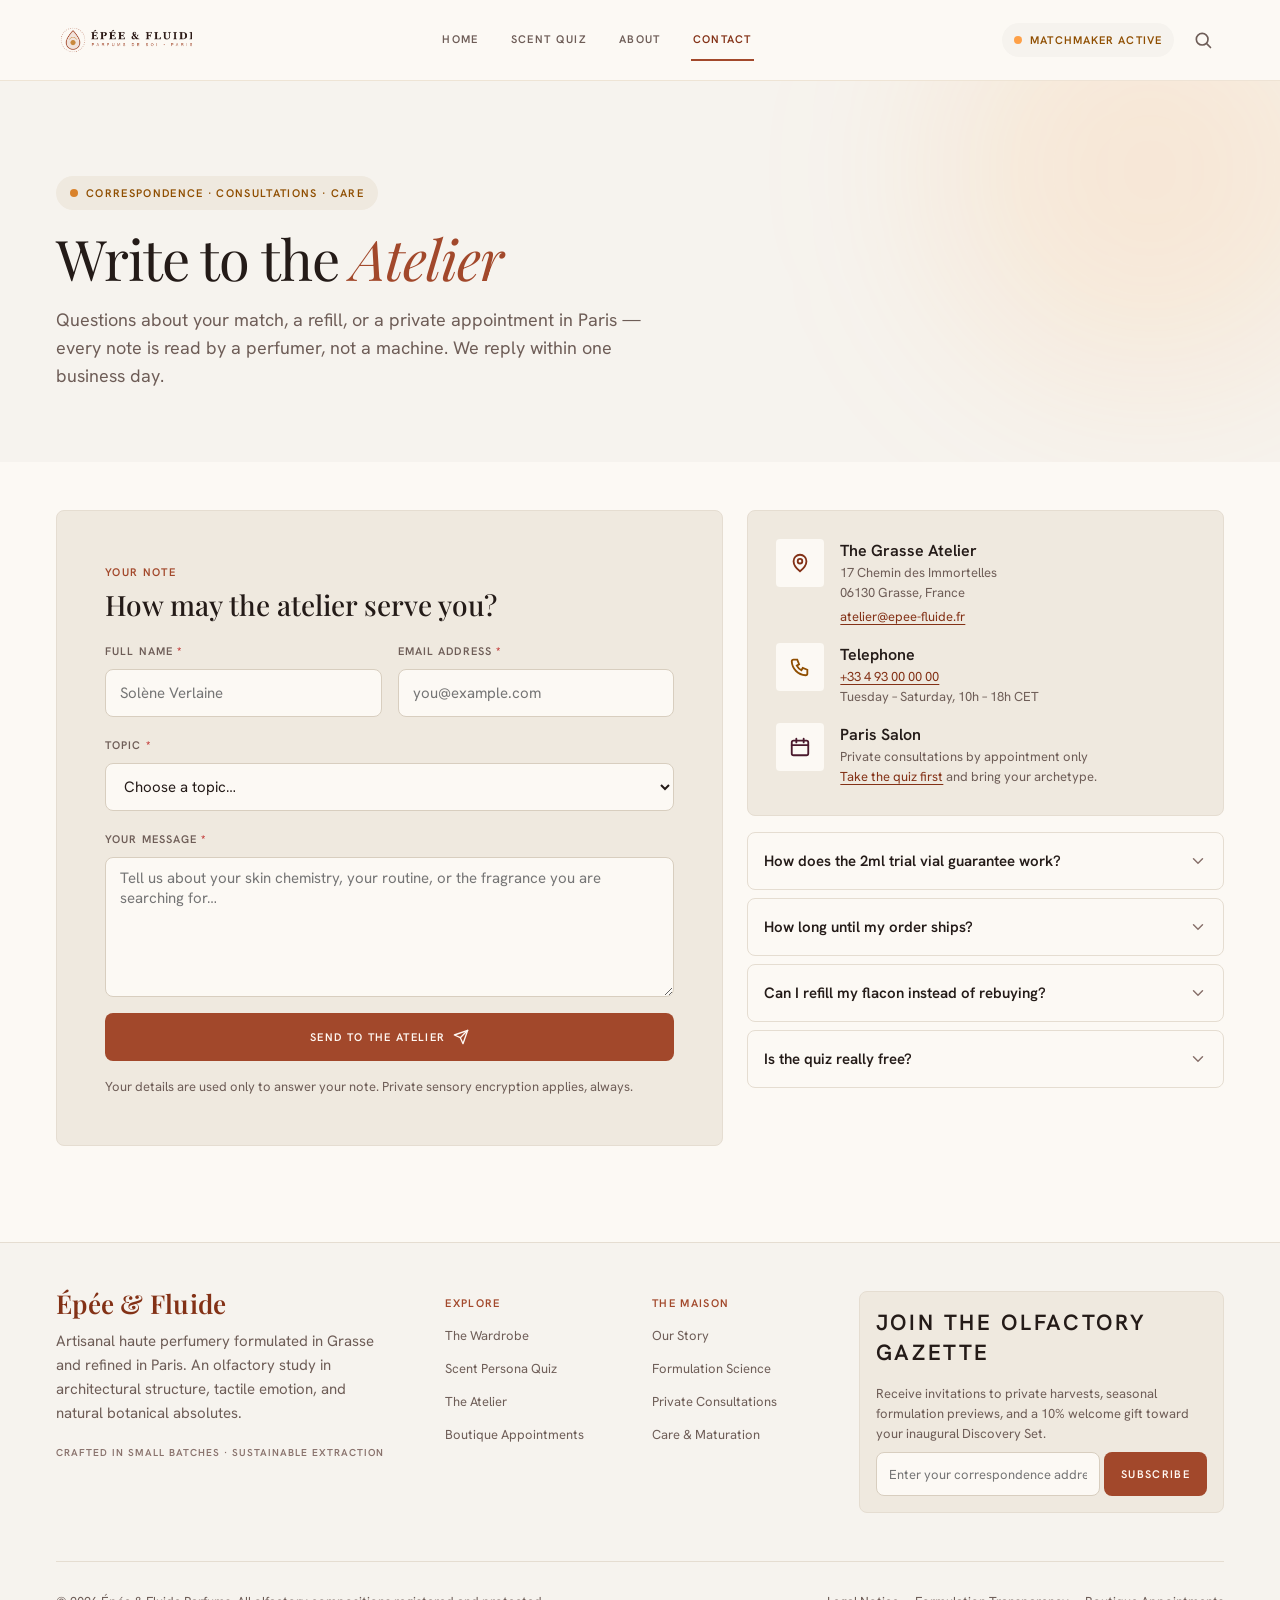
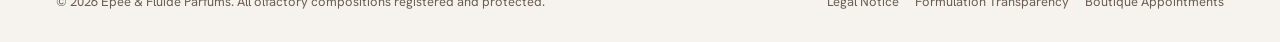
<file: contact.html>
<!DOCTYPE html>
<html lang="en">
<head>
  <meta charset="utf-8" />
  <meta name="viewport" content="width=device-width, initial-scale=1.0" />
  <title>Contact the Atelier — Épée &amp; Fluide</title>
  <meta name="description" content="Write to the Épée & Fluide atelier in Grasse, book a private consultation in Paris, or ask our perfumers anything about your match." />
  <link rel="icon" type="image/png" href="assets/img/logo.png" />
  <link rel="preconnect" href="https://fonts.googleapis.com" />
  <link rel="preconnect" href="https://fonts.gstatic.com" crossorigin />
  <link href="https://fonts.googleapis.com/css2?family=Hanken+Grotesk:ital,wght@0,300;0,400;0,500;0,600;0,700;1,400&family=Playfair+Display:ital,wght@0,400;0,500;0,600;1,400&display=swap" rel="stylesheet" />
  <link rel="stylesheet" href="assets/css/styles.css" />
</head>
<body>
  <a class="skip-link" href="#main">Skip to main content</a>

  <header class="site-header">
    <div class="container header-inner">
      <a class="brand" href="index.html" aria-label="Épée & Fluide — home">
        <img src="assets/img/logo.png" alt="Épée & Fluide — Parfums de Soi" width="150" height="38" />
      </a>
      <nav class="main-nav" aria-label="Main navigation">
        <a class="nav-link" href="index.html">Home</a>
        <a class="nav-link" href="quiz.html">Scent Quiz</a>
        <a class="nav-link" href="about.html">About</a>
        <a class="nav-link" href="contact.html" aria-current="page">Contact</a>
      </nav>
      <div class="header-actions">
        <span class="status-pill"><span class="dot"></span>Matchmaker Active</span>
        <button class="icon-btn" type="button" aria-label="Search fragrances" data-search-toggle aria-expanded="false" aria-controls="search-panel">
          <svg width="20" height="20" viewBox="0 0 24 24" fill="none" stroke="currentColor" stroke-width="2" stroke-linecap="round" aria-hidden="true"><circle cx="11" cy="11" r="7"/><path d="m21 21-4.3-4.3"/></svg>
        </button>
        <button class="icon-btn nav-toggle" id="nav-toggle" type="button" aria-label="Open menu" aria-expanded="false" aria-controls="mobile-menu">
          <svg width="22" height="22" viewBox="0 0 24 24" fill="none" stroke="currentColor" stroke-width="2" stroke-linecap="round" aria-hidden="true"><path d="M4 7h16M4 12h16M4 17h16"/></svg>
        </button>
      </div>
    </div>
    <nav class="mobile-menu" id="mobile-menu" aria-label="Mobile navigation">
      <a class="nav-link" href="index.html">Home</a>
      <a class="nav-link" href="quiz.html">Scent Quiz</a>
      <a class="nav-link" href="about.html">About</a>
      <a class="nav-link" href="contact.html" aria-current="page">Contact</a>
    </nav>

    <div class="search-panel" id="search-panel" role="group" aria-label="Common fragrance questions" hidden>
      <p class="search-panel-title label-caps">Common questions</p>
      <div class="search-questions">
        <button type="button" class="search-q" data-filter="catalyst">A fresh, energizing scent for daytime</button>
        <button type="button" class="search-q" data-filter="sensualist">A warm, cozy fragrance for evenings</button>
        <button type="button" class="search-q" data-filter="philosopher">Something deep for late nights</button>
        <button type="button" class="search-q" data-filter="solitary">A soft, clean scent that stays close</button>
        <button type="button" class="search-q" data-filter="visionary">A bold fragrance that fills the room</button>
        <button type="button" class="search-q" data-filter="all">Show me all five</button>
      </div>
    </div>
  </header>

  <main id="main">
    <section class="page-hero">
      <div class="container">
        <span class="eyebrow"><span class="dot"></span>Correspondence · Consultations · Care</span>
        <h1 class="text-display">
          Write to the <span class="accent-italic">Atelier</span>
        </h1>
        <p class="lede">
          Questions about your match, a refill, or a private appointment in Paris — every note
          is read by a perfumer, not a machine. We reply within one business day.
        </p>
      </div>
    </section>

    <section class="section">
      <div class="container">
        <div class="contact-layout">
          <!-- FORM -->
          <form class="contact-form" id="contact-form" novalidate>
            <div>
              <span class="label-caps text-primary">Your Note</span>
              <h2 class="text-headline-md" style="margin-top:4px;">How may the atelier serve you?</h2>
            </div>

            <div class="field-row">
              <div class="field">
                <label for="cf-name">Full name <span class="req" aria-hidden="true">*</span></label>
                <input id="cf-name" name="name" type="text" autocomplete="name" placeholder="Solène Verlaine" aria-describedby="cf-name-error" />
                <span class="error-msg" id="cf-name-error" role="alert"></span>
              </div>
              <div class="field">
                <label for="cf-email">Email address <span class="req" aria-hidden="true">*</span></label>
                <input id="cf-email" name="email" type="email" autocomplete="email" placeholder="you@example.com" aria-describedby="cf-email-error" />
                <span class="error-msg" id="cf-email-error" role="alert"></span>
              </div>
            </div>

            <div class="field">
              <label for="cf-topic">Topic <span class="req" aria-hidden="true">*</span></label>
              <select id="cf-topic" name="topic" aria-describedby="cf-topic-error">
                <option value="">Choose a topic…</option>
                <option value="match">My scent match &amp; recommendations</option>
                <option value="order">An existing order or refill</option>
                <option value="consultation">Private consultation appointment</option>
                <option value="press">Press &amp; partnerships</option>
                <option value="other">Something else</option>
              </select>
              <span class="error-msg" id="cf-topic-error" role="alert"></span>
            </div>

            <div class="field">
              <label for="cf-message">Your message <span class="req" aria-hidden="true">*</span></label>
              <textarea id="cf-message" name="message" placeholder="Tell us about your skin chemistry, your routine, or the fragrance you are searching for…" aria-describedby="cf-message-error"></textarea>
              <span class="error-msg" id="cf-message-error" role="alert"></span>
            </div>

            <div class="form-status" id="form-status" role="status" aria-live="polite"></div>

            <button class="btn btn-primary" type="submit">
              Send to the Atelier
              <svg width="16" height="16" viewBox="0 0 24 24" fill="none" stroke="currentColor" stroke-width="2" stroke-linecap="round" stroke-linejoin="round" aria-hidden="true"><path d="m22 2-7 20-4-9-9-4z"/><path d="M22 2 11 13"/></svg>
            </button>
            <p class="text-body-sm text-muted">
              Your details are used only to answer your note. Private sensory encryption applies,
              always.
            </p>
          </form>

          <!-- INFO + FAQ -->
          <div>
            <div class="info-card">
              <div class="info-row">
                <div class="feature-icon">
                  <svg width="22" height="22" viewBox="0 0 24 24" fill="none" stroke="currentColor" stroke-width="2" stroke-linecap="round" aria-hidden="true"><path d="M12 21s-7-5.5-7-11a7 7 0 0 1 14 0c0 5.5-7 11-7 11z"/><circle cx="12" cy="10" r="2.5"/></svg>
                </div>
                <div>
                  <h3>The Grasse Atelier</h3>
                  <p>17 Chemin des Immortelles<br />06130 Grasse, France</p>
                  <p style="margin-top:4px;"><a href="mailto:atelier@epee-fluide.fr">atelier@epee-fluide.fr</a></p>
                </div>
              </div>
              <div class="info-row">
                <div class="feature-icon amber">
                  <svg width="22" height="22" viewBox="0 0 24 24" fill="none" stroke="currentColor" stroke-width="2" stroke-linecap="round" aria-hidden="true"><path d="M5 4h4l2 5-2.5 1.5a12 12 0 0 0 5 5L15 13l5 2v4a2 2 0 0 1-2 2A16 16 0 0 1 3 6a2 2 0 0 1 2-2z"/></svg>
                </div>
                <div>
                  <h3>Telephone</h3>
                  <p><a href="tel:+33493000000">+33 4 93 00 00 00</a><br />Tuesday – Saturday, 10h – 18h CET</p>
                </div>
              </div>
              <div class="info-row">
                <div class="feature-icon fig">
                  <svg width="22" height="22" viewBox="0 0 24 24" fill="none" stroke="currentColor" stroke-width="2" stroke-linecap="round" aria-hidden="true"><rect x="3" y="5" width="18" height="16" rx="2"/><path d="M3 10h18M8 3v4M16 3v4"/></svg>
                </div>
                <div>
                  <h3>Paris Salon</h3>
                  <p>Private consultations by appointment only<br /><a href="quiz.html">Take the quiz first</a> and bring your archetype.</p>
                </div>
              </div>
            </div>

            <div class="faq">
              <details class="faq-item">
                <summary>
                  How does the 2ml trial vial guarantee work?
                  <svg class="chev" width="18" height="18" viewBox="0 0 24 24" fill="none" stroke="currentColor" stroke-width="2" stroke-linecap="round" aria-hidden="true"><path d="m6 9 6 6 6-6"/></svg>
                </summary>
                <div class="faq-body">
                  Every 50ml flacon ships with an identical 2ml vial. Wear it on your pulse points
                  for up to 7 days. If the full flacon remains sealed, we refund it in full — no
                  questions, no restocking fee.
                </div>
              </details>
              <details class="faq-item">
                <summary>
                  How long until my order ships?
                  <svg class="chev" width="18" height="18" viewBox="0 0 24 24" fill="none" stroke="currentColor" stroke-width="2" stroke-linecap="round" aria-hidden="true"><path d="m6 9 6 6 6-6"/></svg>
                </summary>
                <div class="faq-body">
                  Extraits are decanted to order and leave the atelier within 48 hours in
                  temperature-stabilized, plastic-free cartons. Delivery is carbon-neutral and
                  fully tracked.
                </div>
              </details>
              <details class="faq-item">
                <summary>
                  Can I refill my flacon instead of rebuying?
                  <svg class="chev" width="18" height="18" viewBox="0 0 24 24" fill="none" stroke="currentColor" stroke-width="2" stroke-linecap="round" aria-hidden="true"><path d="m6 9 6 6 6-6"/></svg>
                </summary>
                <div class="faq-body">
                  Yes — the titanium neckpiece unscrews. Sealed aluminum replenishment capsules
                  cost 30% less than a new flacon, for the life of your bottle.
                </div>
              </details>
              <details class="faq-item">
                <summary>
                  Is the quiz really free?
                  <svg class="chev" width="18" height="18" viewBox="0 0 24 24" fill="none" stroke="currentColor" stroke-width="2" stroke-linecap="round" aria-hidden="true"><path d="m6 9 6 6 6-6"/></svg>
                </summary>
                <div class="faq-body">
                  Completely. Four questions, an instant archetype calculation, and no email
                  required. We only ask for your address if you choose to subscribe to the Gazette.
                </div>
              </details>
            </div>
          </div>
        </div>
      </div>
    </section>
  </main>

  <footer class="site-footer">
    <div class="container">
      <div class="footer-grid">
        <div class="footer-brand">
          <span class="brand-name">Épée &amp; Fluide</span>
          <p>
            Artisanal haute perfumery formulated in Grasse and refined in Paris. An olfactory
            study in architectural structure, tactile emotion, and natural botanical absolutes.
          </p>
          <span class="fine">Crafted in small batches · Sustainable extraction</span>
        </div>
        <nav class="footer-col" aria-label="Shop links">
          <h2>Explore</h2>
          <ul>
            <li><a href="index.html#wardrobe">The Wardrobe</a></li>
            <li><a href="quiz.html">Scent Persona Quiz</a></li>
            <li><a href="about.html">The Atelier</a></li>
            <li><a href="contact.html">Boutique Appointments</a></li>
          </ul>
        </nav>
        <nav class="footer-col" aria-label="Company links">
          <h2>The Maison</h2>
          <ul>
            <li><a href="about.html">Our Story</a></li>
            <li><a href="about.html#science">Formulation Science</a></li>
            <li><a href="contact.html">Private Consultations</a></li>
            <li><a href="contact.html">Care &amp; Maturation</a></li>
          </ul>
        </nav>
        <div class="footer-col">
          <div class="newsletter">
            <h2>Join the Olfactory Gazette</h2>
            <p>Receive invitations to private harvests, seasonal formulation previews, and a 10% welcome gift toward your inaugural Discovery Set.</p>
            <form class="newsletter-form" novalidate>
              <label class="skip-link" for="nl-email-4">Email address</label>
              <input id="nl-email-4" type="email" placeholder="Enter your correspondence address" autocomplete="email" />
              <button class="btn btn-primary" type="submit">Subscribe</button>
            </form>
            <p class="newsletter-msg" role="status"></p>
          </div>
        </div>
      </div>
      <div class="footer-bottom">
        <p>© <span data-year>2025</span> Épée &amp; Fluide Parfums. All olfactory compositions registered and protected.</p>
        <nav aria-label="Legal links">
          <a href="contact.html">Legal Notice</a>
          <a href="about.html#science">Formulation Transparency</a>
          <a href="contact.html">Boutique Appointments</a>
        </nav>
      </div>
    </div>
  </footer>

  <script src="assets/js/main.js"></script>
</body>
</html>
</file>
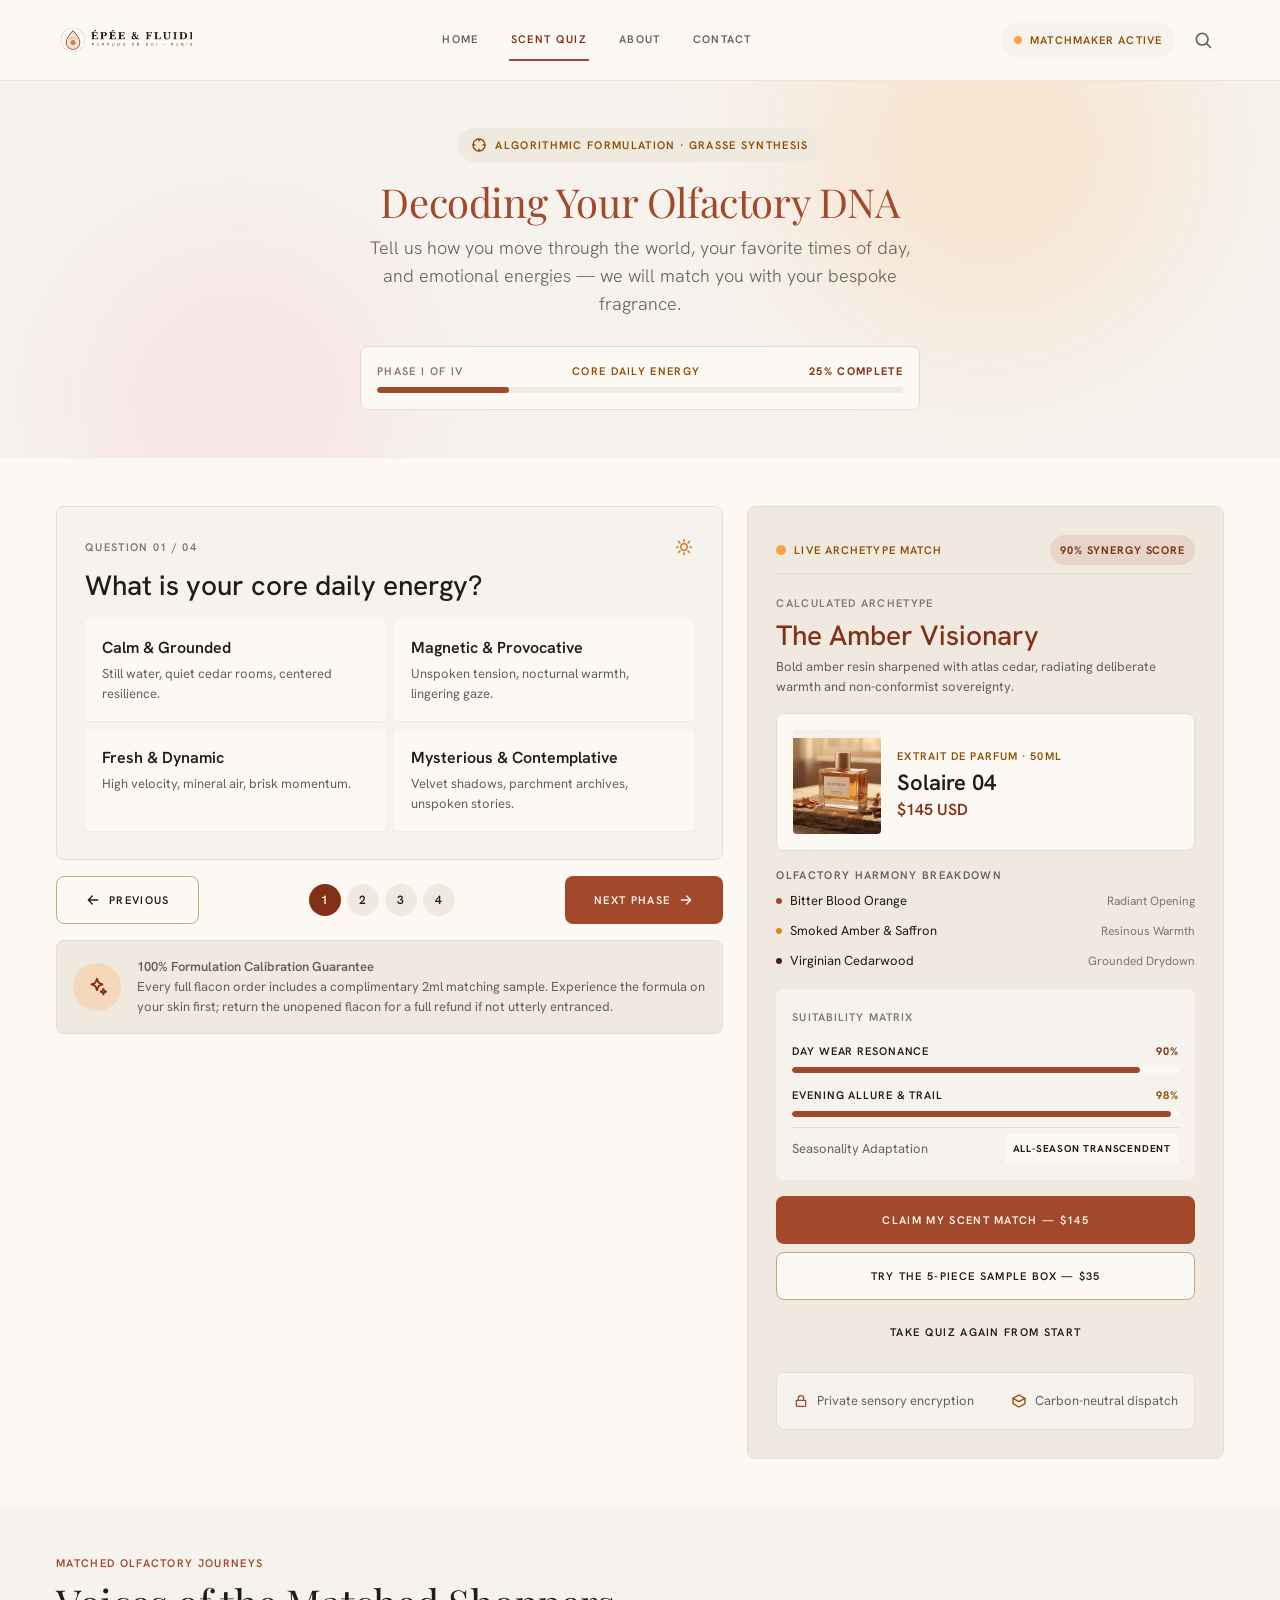
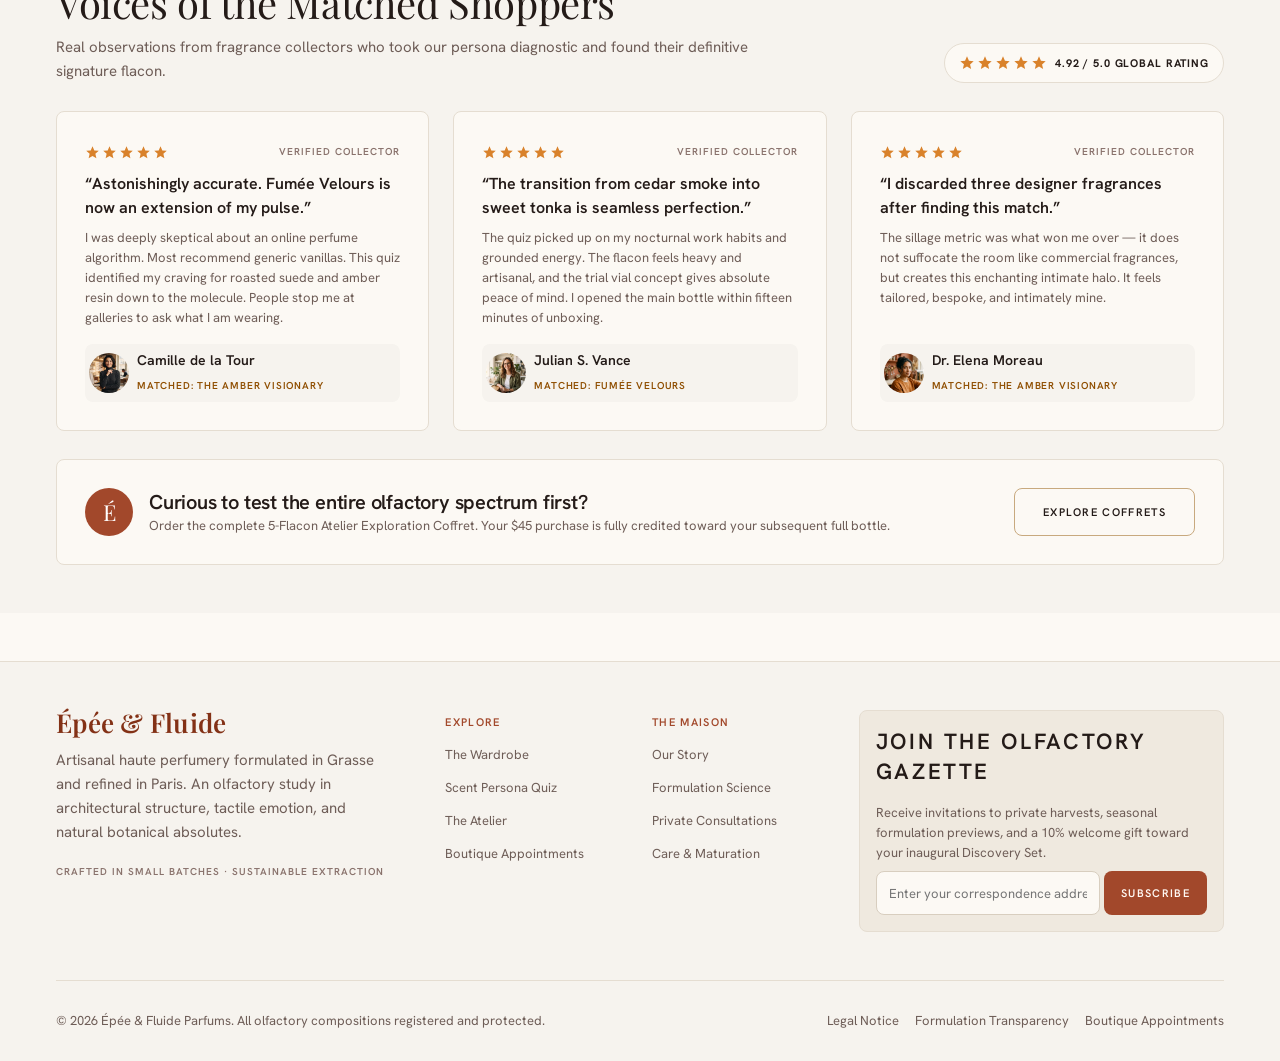
<file: quiz.html>
<!DOCTYPE html>
<html lang="en">
<head>
  <meta charset="utf-8" />
  <meta name="viewport" content="width=device-width, initial-scale=1.0" />
  <title>Scent Persona Quiz — Épée &amp; Fluide</title>
  <meta name="description" content="Answer four questions about your energy, hours, textures, and sillage preference — we calculate your bespoke fragrance match." />
  <link rel="icon" type="image/png" href="assets/img/logo.png" />
  <link rel="preconnect" href="https://fonts.googleapis.com" />
  <link rel="preconnect" href="https://fonts.gstatic.com" crossorigin />
  <link href="https://fonts.googleapis.com/css2?family=Hanken+Grotesk:ital,wght@0,300;0,400;0,500;0,600;0,700;1,400&family=Playfair+Display:ital,wght@0,400;0,500;0,600;1,400&display=swap" rel="stylesheet" />
  <link rel="stylesheet" href="assets/css/styles.css" />
</head>
<body>
  <a class="skip-link" href="#main">Skip to main content</a>

  <header class="site-header">
    <div class="container header-inner">
      <a class="brand" href="index.html" aria-label="Épée & Fluide — home">
        <img src="assets/img/logo.png" alt="Épée & Fluide — Parfums de Soi" width="150" height="38" />
      </a>
      <nav class="main-nav" aria-label="Main navigation">
        <a class="nav-link" href="index.html">Home</a>
        <a class="nav-link" href="quiz.html" aria-current="page">Scent Quiz</a>
        <a class="nav-link" href="about.html">About</a>
        <a class="nav-link" href="contact.html">Contact</a>
      </nav>
      <div class="header-actions">
        <span class="status-pill"><span class="dot"></span>Matchmaker Active</span>
        <button class="icon-btn" type="button" aria-label="Search fragrances" data-search-toggle aria-expanded="false" aria-controls="search-panel">
          <svg width="20" height="20" viewBox="0 0 24 24" fill="none" stroke="currentColor" stroke-width="2" stroke-linecap="round" aria-hidden="true"><circle cx="11" cy="11" r="7"/><path d="m21 21-4.3-4.3"/></svg>
        </button>
        <button class="icon-btn nav-toggle" id="nav-toggle" type="button" aria-label="Open menu" aria-expanded="false" aria-controls="mobile-menu">
          <svg width="22" height="22" viewBox="0 0 24 24" fill="none" stroke="currentColor" stroke-width="2" stroke-linecap="round" aria-hidden="true"><path d="M4 7h16M4 12h16M4 17h16"/></svg>
        </button>
      </div>
    </div>
    <nav class="mobile-menu" id="mobile-menu" aria-label="Mobile navigation">
      <a class="nav-link" href="index.html">Home</a>
      <a class="nav-link" href="quiz.html" aria-current="page">Scent Quiz</a>
      <a class="nav-link" href="about.html">About</a>
      <a class="nav-link" href="contact.html">Contact</a>
    </nav>

    <div class="search-panel" id="search-panel" role="group" aria-label="Common fragrance questions" hidden>
      <p class="search-panel-title label-caps">Common questions</p>
      <div class="search-questions">
        <button type="button" class="search-q" data-filter="catalyst">A fresh, energizing scent for daytime</button>
        <button type="button" class="search-q" data-filter="sensualist">A warm, cozy fragrance for evenings</button>
        <button type="button" class="search-q" data-filter="philosopher">Something deep for late nights</button>
        <button type="button" class="search-q" data-filter="solitary">A soft, clean scent that stays close</button>
        <button type="button" class="search-q" data-filter="visionary">A bold fragrance that fills the room</button>
        <button type="button" class="search-q" data-filter="all">Show me all five</button>
      </div>
    </div>
  </header>

  <main id="main">
    <!-- QUIZ HERO -->
    <section class="quiz-hero">
      <div class="container">
        <span class="eyebrow">
          <svg width="16" height="16" viewBox="0 0 24 24" fill="none" stroke="currentColor" stroke-width="2" stroke-linecap="round" aria-hidden="true"><circle cx="12" cy="12" r="9"/><path d="M12 3v3M12 18v3M3 12h3M18 12h3"/></svg>
          Algorithmic Formulation · Grasse Synthesis
        </span>
        <h1 class="text-headline-lg text-primary">Decoding Your Olfactory DNA</h1>
        <p class="lede">
          Tell us how you move through the world, your favorite times of day, and emotional
          energies — we will match you with your bespoke fragrance.
        </p>
        <div class="progress-card">
          <div class="progress-meta">
            <span class="label-caps phase" id="quiz-phase">Phase I of IV</span>
            <span class="label-caps name" id="quiz-phase-name">Core Daily Energy</span>
            <span class="label-caps pct" id="quiz-pct">25% Complete</span>
          </div>
          <div class="progress-track">
            <div class="progress-fill" id="quiz-progress"></div>
          </div>
        </div>
      </div>
    </section>

    <!-- QUIZ BODY -->
    <section class="section">
      <div class="container">
        <div class="quiz-layout">
          <div>
            <!-- STEP 1 -->
            <div class="quiz-step" data-name="Core Daily Energy">
              <div class="quiz-step-head">
                <span class="q-count">Question 01 / 04</span>
                <svg width="20" height="20" viewBox="0 0 24 24" fill="none" stroke="#d9822b" stroke-width="2" stroke-linecap="round" aria-hidden="true"><path d="M12 3v2M12 19v2M3 12h2M19 12h2M5.6 5.6l1.4 1.4M17 17l1.4 1.4M18.4 5.6 17 7M7 17l-1.4 1.4"/><circle cx="12" cy="12" r="4"/></svg>
              </div>
              <h2>What is your core daily energy?</h2>
              <div class="quiz-options" data-question="energy">
                <button class="quiz-opt" type="button" data-val="calm" data-archetype="solitary:2" aria-pressed="false">
                  <span class="opt-title">Calm &amp; Grounded</span>
                  <span class="opt-desc">Still water, quiet cedar rooms, centered resilience.</span>
                </button>
                <button class="quiz-opt" type="button" data-val="magnetic" data-archetype="sensualist:2" aria-pressed="false">
                  <span class="opt-title">Magnetic &amp; Provocative</span>
                  <span class="opt-desc">Unspoken tension, nocturnal warmth, lingering gaze.</span>
                </button>
                <button class="quiz-opt" type="button" data-val="fresh" data-archetype="catalyst:2" aria-pressed="false">
                  <span class="opt-title">Fresh &amp; Dynamic</span>
                  <span class="opt-desc">High velocity, mineral air, brisk momentum.</span>
                </button>
                <button class="quiz-opt" type="button" data-val="mysterious" data-archetype="philosopher:2" aria-pressed="false">
                  <span class="opt-title">Mysterious &amp; Contemplative</span>
                  <span class="opt-desc">Velvet shadows, parchment archives, unspoken stories.</span>
                </button>
              </div>
            </div>

            <!-- STEP 2 -->
            <div class="quiz-step" data-name="Authentic Hours" hidden>
              <div class="quiz-step-head">
                <span class="q-count">Question 02 / 04</span>
                <svg width="20" height="20" viewBox="0 0 24 24" fill="none" stroke="#d9822b" stroke-width="2" stroke-linecap="round" aria-hidden="true"><circle cx="12" cy="12" r="9"/><path d="M12 7v5l3.5 2"/></svg>
              </div>
              <h2>When do you feel most authentically yourself?</h2>
              <div class="quiz-options" data-question="time">
                <button class="quiz-opt" type="button" data-archetype="solitary:2,catalyst:1" aria-pressed="false">
                  <span class="opt-img"><img src="assets/img/quiz-time-dawn.png" alt="" /></span>
                  <span class="opt-title">Dawn crisp mornings</span>
                  <span class="opt-desc">Vulnerable clarity, untouched dew, first light.</span>
                </button>
                <button class="quiz-opt" type="button" data-archetype="visionary:2,sensualist:1" aria-pressed="false">
                  <span class="opt-img"><img src="assets/img/quiz-time-golden.png" alt="" /></span>
                  <span class="opt-title">Golden hour afternoon</span>
                  <span class="opt-desc">Sun-drenched warmth, lingering radiance.</span>
                </button>
                <button class="quiz-opt" type="button" data-archetype="sensualist:2,philosopher:1" aria-pressed="false">
                  <span class="opt-img"><img src="assets/img/quiz-time-twilight.png" alt="" /></span>
                  <span class="opt-title">Twilight dinners</span>
                  <span class="opt-desc">Laughter, deep wine, clinking crystal, close warmth.</span>
                </button>
                <button class="quiz-opt" type="button" data-archetype="philosopher:2,visionary:1" aria-pressed="false">
                  <span class="opt-img"><img src="assets/img/quiz-time-latenight.png" alt="" /></span>
                  <span class="opt-title">Late night creative bursts</span>
                  <span class="opt-desc">Intense focus, silence of the city, private obsessions.</span>
                </button>
              </div>
            </div>

            <!-- STEP 3 -->
            <div class="quiz-step" data-name="Sensory Textures" hidden>
              <div class="quiz-step-head">
                <span class="q-count">Question 03 / 04</span>
                <svg width="20" height="20" viewBox="0 0 24 24" fill="none" stroke="#a2482b" stroke-width="2" stroke-linecap="round" aria-hidden="true"><path d="M4 4h4v4H4zM10 4h4v4h-4zM16 4h4v4h-4zM4 10h4v4H4zM10 10h4v4h-4zM16 10h4v4h-4zM4 16h4v4H4zM10 16h4v4h-4zM16 16h4v4h-4z"/></svg>
              </div>
              <h2>Which sensory textures speak to you?</h2>
              <div class="quiz-options" data-question="texture">
                <button class="quiz-opt" type="button" data-archetype="visionary:2" aria-pressed="false">
                  <span class="opt-kicker">Architectural Wood</span>
                  <span class="opt-title">Heavy warm wool &amp; cedar</span>
                  <span class="opt-desc">Coarse virgin wool spun over aromatic cedar sawdust and dry hearth smoke.</span>
                </button>
                <button class="quiz-opt" type="button" data-archetype="solitary:2" aria-pressed="false">
                  <span class="opt-kicker">Aquatic Mineral</span>
                  <span class="opt-title">Crisp white linen &amp; sea spray</span>
                  <span class="opt-desc">Salted breeze crashing upon bleached canvas sails and sun-bleached rocks.</span>
                </button>
                <button class="quiz-opt" type="button" data-archetype="sensualist:2" aria-pressed="false">
                  <span class="opt-kicker">Gourmand Leather</span>
                  <span class="opt-title">Soft buttery suede &amp; roasted tonka</span>
                  <span class="opt-desc">Tanned glove leather dusted in caramelized vanilla resin and dark almond paste.</span>
                </button>
                <button class="quiz-opt" type="button" data-archetype="catalyst:2" aria-pressed="false">
                  <span class="opt-kicker">Solar Botanical</span>
                  <span class="opt-title">Sun-warmed citrus &amp; crushed leaves</span>
                  <span class="opt-desc">Zesty bergamot peel ruptured between fingers amidst bitter fig stems.</span>
                </button>
              </div>
            </div>

            <!-- STEP 4 -->
            <div class="quiz-step" data-name="Sillage Footprint" hidden>
              <div class="quiz-step-head">
                <span class="q-count">Question 04 / 04</span>
                <svg width="20" height="20" viewBox="0 0 24 24" fill="none" stroke="#d9822b" stroke-width="2" stroke-linecap="round" aria-hidden="true"><path d="M2 8c2.5-2 5.5-2 8 0s5.5 2 8 0 4-1.5 4 0M2 13c2.5-2 5.5-2 8 0s5.5 2 8 0 4-1.5 4 0M2 18c2.5-2 5.5-2 8 0s5.5 2 8 0 4-1.5 4 0"/></svg>
              </div>
              <h2>Preferred scent footprint (sillage)?</h2>
              <div class="quiz-options single" data-question="sillage">
                <button class="quiz-opt" type="button" data-archetype="solitary:2" aria-pressed="false">
                  <span class="opt-title">Skin intimacy for me alone <span class="label-caps text-muted">Subtle</span></span>
                  <span class="opt-desc">A private whisper that lives strictly within your personal perimeter.</span>
                </button>
                <button class="quiz-opt" type="button" data-archetype="visionary:1,philosopher:1" aria-pressed="false">
                  <span class="opt-title">A gentle halo noticed upon embrace <span class="label-caps text-primary">Balanced</span></span>
                  <span class="opt-desc">Radiates an arm's length. Draws admirers inward without overpowering.</span>
                </button>
                <button class="quiz-opt" type="button" data-archetype="sensualist:2,catalyst:1" aria-pressed="false">
                  <span class="opt-title">A bold unforgettable trail <span class="label-caps" style="color:#8f4e00;">Expansive</span></span>
                  <span class="opt-desc">Announces your arrival and leaves an ethereal signature after departure.</span>
                </button>
              </div>
            </div>

            <!-- NAV -->
            <div class="quiz-nav">
              <button class="btn btn-secondary" id="quiz-prev" type="button">
                <svg width="16" height="16" viewBox="0 0 24 24" fill="none" stroke="currentColor" stroke-width="2" stroke-linecap="round" stroke-linejoin="round" aria-hidden="true"><path d="M19 12H5M11 18l-6-6 6-6"/></svg>
                Previous
              </button>
              <div class="step-dots" role="group" aria-label="Quiz progress">
                <button class="step-dot current" type="button" aria-label="Go to question 1">1</button>
                <button class="step-dot" type="button" aria-label="Go to question 2">2</button>
                <button class="step-dot" type="button" aria-label="Go to question 3">3</button>
                <button class="step-dot" type="button" aria-label="Go to question 4">4</button>
              </div>
              <button class="btn btn-primary" id="quiz-next" type="button">
                <span class="btn-label">Next Phase</span>
                <svg width="16" height="16" viewBox="0 0 24 24" fill="none" stroke="currentColor" stroke-width="2" stroke-linecap="round" stroke-linejoin="round" aria-hidden="true"><path d="M5 12h14M13 6l6 6-6 6"/></svg>
              </button>
            </div>

            <div class="quiz-guarantee">
              <div class="feature-icon">
                <svg width="22" height="22" viewBox="0 0 24 24" fill="none" stroke="currentColor" stroke-width="2" stroke-linecap="round" stroke-linejoin="round" aria-hidden="true"><path d="m12 3 1.9 4.6L18 9.2l-4.1 1.6L12 15.4l-1.9-4.6L6 9.2l4.1-1.6z"/><path d="m19 14 .9 2.1 2.1.9-2.1.9-.9 2.1-.9-2.1-2.1-.9 2.1-.9z"/></svg>
              </div>
              <div>
                <p class="text-title-md">100% Formulation Calibration Guarantee</p>
                <p>Every full flacon order includes a complimentary 2ml matching sample. Experience the formula on your skin first; return the unopened flacon for a full refund if not utterly entranced.</p>
              </div>
            </div>
          </div>

          <!-- LIVE MATCH PANEL -->
          <aside class="match-panel" id="match-panel" aria-live="polite">
            <div class="match-head">
              <span class="match-live"><span class="dot"></span>Live Archetype Match</span>
              <span class="match-score" id="match-score">90% Synergy Score</span>
            </div>
            <div class="match-archetype">
              <span class="k">Calculated Archetype</span>
              <h3 id="match-archetype">The Amber Visionary</h3>
              <p id="match-desc">Bold amber resin sharpened with atlas cedar, radiating deliberate warmth and non-conformist sovereignty.</p>
            </div>
            <div class="match-product">
              <div class="bottle">
                <img id="match-img" src="assets/img/product-solaire-04.png" alt="Solaire 04 perfume flacon" />
              </div>
              <div>
                <span class="k">Extrait de Parfum · 50ml</span>
                <h4 id="match-product">Solaire 04</h4>
                <span class="price" id="match-price">$145 USD</span>
              </div>
            </div>
            <div>
              <span class="label-caps text-muted" style="display:block;margin-bottom:6px;">Olfactory Harmony Breakdown</span>
              <div class="match-notes" id="match-notes"></div>
            </div>
            <div class="match-matrix">
              <span class="k">Suitability Matrix</span>
              <div class="matrix-row">
                <div class="row-top"><span>Day Wear Resonance</span><strong>90%</strong></div>
                <div class="gauge-track"><div class="gauge-fill" style="width:90%"></div></div>
              </div>
              <div class="matrix-row amber">
                <div class="row-top"><span>Evening Allure &amp; Trail</span><strong>98%</strong></div>
                <div class="gauge-track"><div class="gauge-fill" style="width:98%"></div></div>
              </div>
              <div class="matrix-season">
                <span>Seasonality Adaptation</span>
                <span class="season-tag">All-Season Transcendent</span>
              </div>
            </div>
            <div style="display:flex;flex-direction:column;gap:var(--space-sm);">
              <button class="btn btn-primary btn-block" id="match-buy" type="button">Claim My Scent Match — $145</button>
              <button class="btn btn-secondary btn-block" type="button">Try the 5-Piece Sample Box — $35</button>
              <button class="btn btn-ghost btn-block" id="quiz-reset" type="button">Take Quiz Again from Start</button>
            </div>
            <div class="match-trust">
              <span>
                <svg width="16" height="16" viewBox="0 0 24 24" fill="none" stroke="#a2482b" stroke-width="2" stroke-linecap="round" aria-hidden="true"><rect x="5" y="11" width="14" height="9" rx="1"/><path d="M8 11V8a4 4 0 0 1 8 0v3"/></svg>
                Private sensory encryption
              </span>
              <span>
                <svg width="16" height="16" viewBox="0 0 24 24" fill="none" stroke="#8f4e00" stroke-width="2" stroke-linecap="round" stroke-linejoin="round" aria-hidden="true"><path d="M21 8v8l-9 5-9-5V8"/><path d="m3 8 9-5 9 5-9 5z"/></svg>
                Carbon-neutral dispatch
              </span>
            </div>
          </aside>
        </div>
      </div>
    </section>

    <!-- TESTIMONIALS -->
    <section class="section bg-sand">
      <div class="container">
        <div class="section-head-row">
          <div class="section-head">
            <span class="label-caps kicker">Matched Olfactory Journeys</span>
            <h2 class="text-headline-lg">Voices of the Matched Shoppers</h2>
            <p>Real observations from fragrance collectors who took our persona diagnostic and found their definitive signature flacon.</p>
          </div>
          <span class="rating-pill">
            <span class="stars" aria-hidden="true">
              <svg width="16" height="16" viewBox="0 0 24 24" fill="currentColor"><path d="m12 2 2.9 6.6 7.1.7-5.4 4.8 1.6 7-6.2-3.7L5.8 21l1.6-7L2 9.3l7.1-.7z"/></svg>
              <svg width="16" height="16" viewBox="0 0 24 24" fill="currentColor"><path d="m12 2 2.9 6.6 7.1.7-5.4 4.8 1.6 7-6.2-3.7L5.8 21l1.6-7L2 9.3l7.1-.7z"/></svg>
              <svg width="16" height="16" viewBox="0 0 24 24" fill="currentColor"><path d="m12 2 2.9 6.6 7.1.7-5.4 4.8 1.6 7-6.2-3.7L5.8 21l1.6-7L2 9.3l7.1-.7z"/></svg>
              <svg width="16" height="16" viewBox="0 0 24 24" fill="currentColor"><path d="m12 2 2.9 6.6 7.1.7-5.4 4.8 1.6 7-6.2-3.7L5.8 21l1.6-7L2 9.3l7.1-.7z"/></svg>
              <svg width="16" height="16" viewBox="0 0 24 24" fill="currentColor"><path d="m12 2 2.9 6.6 7.1.7-5.4 4.8 1.6 7-6.2-3.7L5.8 21l1.6-7L2 9.3l7.1-.7z"/></svg>
            </span>
            4.92 / 5.0 Global Rating
          </span>
        </div>

        <div class="testimonial-grid">
          <article class="testimonial-card reveal">
            <div>
              <div class="t-head">
                <span class="stars" aria-label="5 out of 5 stars">
                  <svg width="15" height="15" viewBox="0 0 24 24" fill="currentColor" aria-hidden="true"><path d="m12 2 2.9 6.6 7.1.7-5.4 4.8 1.6 7-6.2-3.7L5.8 21l1.6-7L2 9.3l7.1-.7z"/></svg>
                  <svg width="15" height="15" viewBox="0 0 24 24" fill="currentColor" aria-hidden="true"><path d="m12 2 2.9 6.6 7.1.7-5.4 4.8 1.6 7-6.2-3.7L5.8 21l1.6-7L2 9.3l7.1-.7z"/></svg>
                  <svg width="15" height="15" viewBox="0 0 24 24" fill="currentColor" aria-hidden="true"><path d="m12 2 2.9 6.6 7.1.7-5.4 4.8 1.6 7-6.2-3.7L5.8 21l1.6-7L2 9.3l7.1-.7z"/></svg>
                  <svg width="15" height="15" viewBox="0 0 24 24" fill="currentColor" aria-hidden="true"><path d="m12 2 2.9 6.6 7.1.7-5.4 4.8 1.6 7-6.2-3.7L5.8 21l1.6-7L2 9.3l7.1-.7z"/></svg>
                  <svg width="15" height="15" viewBox="0 0 24 24" fill="currentColor" aria-hidden="true"><path d="m12 2 2.9 6.6 7.1.7-5.4 4.8 1.6 7-6.2-3.7L5.8 21l1.6-7L2 9.3l7.1-.7z"/></svg>
                </span>
                <span class="t-verified">Verified Collector</span>
              </div>
              <h3 style="margin-top:var(--space-sm);">“Astonishingly accurate. Fumée Velours is now an extension of my pulse.”</h3>
              <p class="t-body" style="margin-top:var(--space-sm);">
                I was deeply skeptical about an online perfume algorithm. Most recommend generic
                vanillas. This quiz identified my craving for roasted suede and amber resin down
                to the molecule. People stop me at galleries to ask what I am wearing.
              </p>
            </div>
            <div class="testimonial-person">
              <img src="assets/img/avatar-camille.png" alt="Portrait of Camille de la Tour" loading="lazy" />
              <div>
                <span class="p-name">Camille de la Tour</span>
                <span class="p-match">Matched: The Amber Visionary</span>
              </div>
            </div>
          </article>

          <article class="testimonial-card reveal">
            <div>
              <div class="t-head">
                <span class="stars" aria-label="5 out of 5 stars">
                  <svg width="15" height="15" viewBox="0 0 24 24" fill="currentColor" aria-hidden="true"><path d="m12 2 2.9 6.6 7.1.7-5.4 4.8 1.6 7-6.2-3.7L5.8 21l1.6-7L2 9.3l7.1-.7z"/></svg>
                  <svg width="15" height="15" viewBox="0 0 24 24" fill="currentColor" aria-hidden="true"><path d="m12 2 2.9 6.6 7.1.7-5.4 4.8 1.6 7-6.2-3.7L5.8 21l1.6-7L2 9.3l7.1-.7z"/></svg>
                  <svg width="15" height="15" viewBox="0 0 24 24" fill="currentColor" aria-hidden="true"><path d="m12 2 2.9 6.6 7.1.7-5.4 4.8 1.6 7-6.2-3.7L5.8 21l1.6-7L2 9.3l7.1-.7z"/></svg>
                  <svg width="15" height="15" viewBox="0 0 24 24" fill="currentColor" aria-hidden="true"><path d="m12 2 2.9 6.6 7.1.7-5.4 4.8 1.6 7-6.2-3.7L5.8 21l1.6-7L2 9.3l7.1-.7z"/></svg>
                  <svg width="15" height="15" viewBox="0 0 24 24" fill="currentColor" aria-hidden="true"><path d="m12 2 2.9 6.6 7.1.7-5.4 4.8 1.6 7-6.2-3.7L5.8 21l1.6-7L2 9.3l7.1-.7z"/></svg>
                </span>
                <span class="t-verified">Verified Collector</span>
              </div>
              <h3 style="margin-top:var(--space-sm);">“The transition from cedar smoke into sweet tonka is seamless perfection.”</h3>
              <p class="t-body" style="margin-top:var(--space-sm);">
                The quiz picked up on my nocturnal work habits and grounded energy. The flacon
                feels heavy and artisanal, and the trial vial concept gives absolute peace of
                mind. I opened the main bottle within fifteen minutes of unboxing.
              </p>
            </div>
            <div class="testimonial-person">
              <img src="assets/img/avatar-julian.png" alt="Portrait of Julian S. Vance" loading="lazy" />
              <div>
                <span class="p-name">Julian S. Vance</span>
                <span class="p-match">Matched: Fumée Velours</span>
              </div>
            </div>
          </article>

          <article class="testimonial-card reveal">
            <div>
              <div class="t-head">
                <span class="stars" aria-label="5 out of 5 stars">
                  <svg width="15" height="15" viewBox="0 0 24 24" fill="currentColor" aria-hidden="true"><path d="m12 2 2.9 6.6 7.1.7-5.4 4.8 1.6 7-6.2-3.7L5.8 21l1.6-7L2 9.3l7.1-.7z"/></svg>
                  <svg width="15" height="15" viewBox="0 0 24 24" fill="currentColor" aria-hidden="true"><path d="m12 2 2.9 6.6 7.1.7-5.4 4.8 1.6 7-6.2-3.7L5.8 21l1.6-7L2 9.3l7.1-.7z"/></svg>
                  <svg width="15" height="15" viewBox="0 0 24 24" fill="currentColor" aria-hidden="true"><path d="m12 2 2.9 6.6 7.1.7-5.4 4.8 1.6 7-6.2-3.7L5.8 21l1.6-7L2 9.3l7.1-.7z"/></svg>
                  <svg width="15" height="15" viewBox="0 0 24 24" fill="currentColor" aria-hidden="true"><path d="m12 2 2.9 6.6 7.1.7-5.4 4.8 1.6 7-6.2-3.7L5.8 21l1.6-7L2 9.3l7.1-.7z"/></svg>
                  <svg width="15" height="15" viewBox="0 0 24 24" fill="currentColor" aria-hidden="true"><path d="m12 2 2.9 6.6 7.1.7-5.4 4.8 1.6 7-6.2-3.7L5.8 21l1.6-7L2 9.3l7.1-.7z"/></svg>
                </span>
                <span class="t-verified">Verified Collector</span>
              </div>
              <h3 style="margin-top:var(--space-sm);">“I discarded three designer fragrances after finding this match.”</h3>
              <p class="t-body" style="margin-top:var(--space-sm);">
                The sillage metric was what won me over — it does not suffocate the room like
                commercial fragrances, but creates this enchanting intimate halo. It feels
                tailored, bespoke, and intimately mine.
              </p>
            </div>
            <div class="testimonial-person">
              <img src="assets/img/avatar-elena.png" alt="Portrait of Dr. Elena Moreau" loading="lazy" />
              <div>
                <span class="p-name">Dr. Elena Moreau</span>
                <span class="p-match">Matched: The Amber Visionary</span>
              </div>
            </div>
          </article>
        </div>

        <div class="coffret-strip reveal" style="margin-top:var(--space-lg);">
          <div style="display:flex;align-items:center;gap:var(--space-md);flex-wrap:wrap;">
            <span class="strip-brand" aria-hidden="true">É</span>
            <div>
              <p class="text-title-lg">Curious to test the entire olfactory spectrum first?</p>
              <p class="text-body-sm text-muted">Order the complete 5-Flacon Atelier Exploration Coffret. Your $45 purchase is fully credited toward your subsequent full bottle.</p>
            </div>
          </div>
          <a class="btn btn-secondary" href="index.html#wardrobe">Explore Coffrets</a>
        </div>
      </div>
    </section>
  </main>

  <footer class="site-footer">
    <div class="container">
      <div class="footer-grid">
        <div class="footer-brand">
          <span class="brand-name">Épée &amp; Fluide</span>
          <p>
            Artisanal haute perfumery formulated in Grasse and refined in Paris. An olfactory
            study in architectural structure, tactile emotion, and natural botanical absolutes.
          </p>
          <span class="fine">Crafted in small batches · Sustainable extraction</span>
        </div>
        <nav class="footer-col" aria-label="Shop links">
          <h2>Explore</h2>
          <ul>
            <li><a href="index.html#wardrobe">The Wardrobe</a></li>
            <li><a href="quiz.html">Scent Persona Quiz</a></li>
            <li><a href="about.html">The Atelier</a></li>
            <li><a href="contact.html">Boutique Appointments</a></li>
          </ul>
        </nav>
        <nav class="footer-col" aria-label="Company links">
          <h2>The Maison</h2>
          <ul>
            <li><a href="about.html">Our Story</a></li>
            <li><a href="about.html#science">Formulation Science</a></li>
            <li><a href="contact.html">Private Consultations</a></li>
            <li><a href="contact.html">Care &amp; Maturation</a></li>
          </ul>
        </nav>
        <div class="footer-col">
          <div class="newsletter">
            <h2>Join the Olfactory Gazette</h2>
            <p>Receive invitations to private harvests, seasonal formulation previews, and a 10% welcome gift toward your inaugural Discovery Set.</p>
            <form class="newsletter-form" novalidate>
              <label class="skip-link" for="nl-email-2">Email address</label>
              <input id="nl-email-2" type="email" placeholder="Enter your correspondence address" autocomplete="email" />
              <button class="btn btn-primary" type="submit">Subscribe</button>
            </form>
            <p class="newsletter-msg" role="status"></p>
          </div>
        </div>
      </div>
      <div class="footer-bottom">
        <p>© <span data-year>2025</span> Épée &amp; Fluide Parfums. All olfactory compositions registered and protected.</p>
        <nav aria-label="Legal links">
          <a href="contact.html">Legal Notice</a>
          <a href="about.html#science">Formulation Transparency</a>
          <a href="contact.html">Boutique Appointments</a>
        </nav>
      </div>
    </div>
  </footer>

  <script src="assets/js/main.js"></script>
</body>
</html>
</file>
<file: assets/css/styles.css>
/* ==========================================================================
   Épée & Fluide — Parfums de Soi
   Warm editorial design system (from the Artisanal Luxury Perfumery brief)
   ========================================================================== */

:root {
  /* Palette */
  --cream: #fcf9f4;          /* Velvety Raw Cream — page background */
  --sand: #f6f3ee;           /* surface container low */
  --alabaster: #efe9df;      /* Alabaster Sand — cards */
  --alabaster-line: #e5ddd1; /* card borders */
  --sienna: #a2482b;         /* Spiced Sienna — primary CTA */
  --sienna-deep: #833116;    /* primary hover */
  --fig: #4a192c;            /* Deep Macerated Fig — darkest accent */
  --amber: #d9822b;          /* Warm Liquid Amber */
  --amber-bright: #fea047;   /* amber badges */
  --bark: #241b18;           /* Charred Bark — main text */
  --vetiver: #6e5d57;        /* Dried Vetiver — secondary text */
  --outline: #89726c;
  --champagne: #c8a97e;      /* Brushed Champagne Gold — hairlines */
  --error: #ba1a1a;
  --error-bg: #ffdad6;
  --success: #2e5d3a;

  /* Type */
  --font-display: "Playfair Display", Georgia, "Times New Roman", serif;
  --font-body: "Hanken Grotesk", "Segoe UI", Arial, sans-serif;

  /* Spacing */
  --gutter: 1.5rem;
  --margin: 3.5rem;
  --space-xs: 0.25rem;
  --space-sm: 0.5rem;
  --space-md: 1rem;
  --space-lg: 1.75rem;
  --space-xl: 3rem;

  --radius-sm: 0.25rem;
  --radius-md: 0.5rem;
  --radius-lg: 0.75rem;

  --shadow-warm: 0 16px 36px -8px rgba(74, 25, 44, 0.08);
  --max-width: 1440px;
}

/* ---------- Reset & base ---------- */
*, *::before, *::after { box-sizing: border-box; }

html { scroll-behavior: smooth; }

body {
  margin: 0;
  background: var(--cream);
  color: var(--bark);
  font-family: var(--font-body);
  font-size: 15px;
  line-height: 24px;
  -webkit-font-smoothing: antialiased;
}

img { display: block; max-width: 100%; }

h1, h2, h3, h4 { margin: 0; font-weight: 400; }
p { margin: 0; }
a { color: inherit; }

::selection { background: var(--sienna); color: var(--cream); }

:focus-visible {
  outline: 2px solid var(--sienna);
  outline-offset: 2px;
  border-radius: var(--radius-sm);
}

.skip-link {
  position: absolute;
  left: -9999px;
  top: 0;
  background: var(--fig);
  color: var(--cream);
  padding: var(--space-sm) var(--space-md);
  z-index: 200;
  border-radius: 0 0 var(--radius-md) 0;
  font-size: 13px;
}
.skip-link:focus { left: 0; }

/* ---------- Typography helpers ---------- */
.label-caps {
  font-size: 11px;
  line-height: 16px;
  font-weight: 600;
  letter-spacing: 0.12em;
  text-transform: uppercase;
}

.text-display  { font-family: var(--font-display); font-size: 56px; line-height: 64px; letter-spacing: -0.02em; }
.text-headline-lg { font-family: var(--font-display); font-size: 40px; line-height: 48px; letter-spacing: -0.01em; }
.text-headline-md { font-family: var(--font-display); font-size: 28px; line-height: 36px; font-weight: 500; }
.text-headline-sm { font-family: var(--font-display); font-size: 22px; line-height: 30px; font-weight: 600; }
.text-title-lg { font-size: 20px; line-height: 28px; font-weight: 600; letter-spacing: -0.01em; }
.text-title-md { font-size: 16px; line-height: 24px; font-weight: 600; }
.text-body-lg  { font-size: 18px; line-height: 28px; }
.text-body-sm  { font-size: 13px; line-height: 20px; }

.accent-italic { font-style: italic; color: var(--sienna); }
.text-muted { color: var(--vetiver); }
.text-primary { color: var(--sienna); }

/* ---------- Layout ---------- */
.container {
  width: 100%;
  max-width: var(--max-width);
  margin-inline: auto;
  padding-inline: var(--margin);
}

.section { padding-block: var(--space-xl); }

main { padding-top: 80px; } /* room for fixed header */

/* ---------- Header ---------- */
.site-header {
  position: fixed;
  inset: 0 0 auto 0;
  z-index: 100;
  background: rgba(252, 249, 244, 0.9);
  backdrop-filter: blur(14px);
  -webkit-backdrop-filter: blur(14px);
  border-bottom: 1px solid rgba(200, 169, 126, 0.25);
}

.header-inner {
  height: 80px;
  display: flex;
  align-items: center;
  justify-content: space-between;
  gap: var(--space-md);
}

.brand {
  display: flex;
  align-items: center;
  gap: var(--space-sm);
  text-decoration: none;
  flex-shrink: 0;
}
.brand img { height: 34px; width: auto; }
.brand-name {
  font-family: var(--font-display);
  font-size: 20px;
  font-weight: 600;
  color: var(--sienna-deep);
  line-height: 1;
  letter-spacing: 0.01em;
}
.brand-tag {
  display: block;
  margin-top: 3px;
  font-size: 10px;
  letter-spacing: 0.2em;
  text-transform: uppercase;
  color: var(--outline);
  font-weight: 600;
}

.main-nav { display: flex; align-items: center; gap: var(--space-lg); }

.nav-link {
  font-size: 11px;
  font-weight: 600;
  letter-spacing: 0.12em;
  text-transform: uppercase;
  text-decoration: none;
  color: var(--vetiver);
  padding: var(--space-sm) 2px;
  border-bottom: 2px solid transparent;
  transition: color 0.2s ease, border-color 0.2s ease;
  white-space: nowrap;
}
.nav-link:hover { color: var(--sienna-deep); }
.nav-link[aria-current="page"] {
  color: var(--sienna-deep);
  border-bottom-color: var(--sienna);
}

.header-actions { display: flex; align-items: center; gap: var(--space-sm); }

.icon-btn {
  width: 42px;
  height: 42px;
  display: inline-flex;
  align-items: center;
  justify-content: center;
  border: none;
  background: transparent;
  border-radius: 999px;
  color: var(--vetiver);
  cursor: pointer;
  transition: background 0.2s ease, color 0.2s ease;
  position: relative;
}
.icon-btn:hover { background: var(--sand); color: var(--bark); }

.status-pill {
  display: none;
  align-items: center;
  gap: var(--space-sm);
  background: var(--sand);
  border-radius: 999px;
  padding: 5px 12px;
  font-size: 11px;
  font-weight: 600;
  letter-spacing: 0.1em;
  text-transform: uppercase;
  color: #8f4e00;
}
.status-pill .dot { width: 8px; height: 8px; border-radius: 999px; background: var(--amber-bright); }
@media (min-width: 900px) { .status-pill { display: inline-flex; } }

.nav-toggle { display: inline-flex; }
@media (min-width: 1100px) { .nav-toggle { display: none; } }
@media (max-width: 1099px) { .main-nav { display: none; } }

/* Mobile menu panel */
.mobile-menu {
  display: none;
  position: absolute;
  top: 80px;
  left: 0;
  right: 0;
  background: var(--cream);
  border-bottom: 1px solid var(--alabaster-line);
  box-shadow: var(--shadow-warm);
  padding: var(--space-md) var(--margin) var(--space-lg);
  flex-direction: column;
  gap: 4px;
}
.mobile-menu.open { display: flex; }
.mobile-menu .nav-link {
  font-size: 13px;
  padding: 14px 6px;
  border-bottom: 1px solid var(--alabaster-line);
}
.mobile-menu .nav-link[aria-current="page"] { border-bottom-color: var(--sienna); }

/* Search question panel */
.search-panel {
  position: absolute;
  top: 88px;
  right: var(--margin);
  width: 330px;
  z-index: 120;
  background: var(--cream);
  border: 1px solid var(--alabaster-line);
  border-radius: var(--radius-md);
  box-shadow: var(--shadow-warm);
  padding: var(--space-md);
}
.search-panel[hidden] { display: none; }
.search-panel-title { color: var(--outline); margin: 0 0 8px; }
.search-questions { display: flex; flex-direction: column; gap: 6px; }
.search-q {
  display: flex;
  align-items: center;
  justify-content: space-between;
  gap: var(--space-sm);
  text-align: left;
  padding: 11px 12px;
  border: none;
  border-radius: var(--radius-sm);
  background: var(--alabaster);
  font-family: var(--font-body);
  font-size: 14px;
  line-height: 20px;
  color: var(--bark);
  cursor: pointer;
  transition: background 0.2s ease;
}
.search-q:hover { background: var(--alabaster-line); }
.search-q::after {
  content: "→";
  color: var(--sienna);
  flex-shrink: 0;
}
@media (max-width: 768px) {
  .search-panel { left: var(--margin); right: var(--margin); width: auto; }
}

/* ---------- Buttons ---------- */
.btn {
  display: inline-flex;
  align-items: center;
  justify-content: center;
  gap: var(--space-sm);
  min-height: 48px;
  padding: 0 var(--space-lg);
  border-radius: var(--radius-md);
  font-family: var(--font-body);
  font-size: 11px;
  font-weight: 600;
  letter-spacing: 0.12em;
  text-transform: uppercase;
  text-decoration: none;
  border: 1.5px solid transparent;
  cursor: pointer;
  transition: background 0.2s ease, color 0.2s ease, border-color 0.2s ease;
}
.btn svg { flex-shrink: 0; }

.btn-primary { background: var(--sienna); color: #fff8f3; }
.btn-primary:hover { background: var(--fig); }

.btn-secondary { background: var(--cream); color: var(--bark); border-color: var(--champagne); }
.btn-secondary:hover { background: var(--alabaster); }

.btn-ghost { background: transparent; color: var(--bark); }
.btn-ghost:hover { background: var(--alabaster); }

.btn-light { background: var(--cream); color: var(--sienna-deep); }
.btn-light:hover { background: var(--alabaster); }

.btn-block { width: 100%; }

/* ---------- Hero ---------- */
.hero {
  position: relative;
  overflow: hidden;
  background: var(--sand);
  padding: 72px 0 96px;
}
.hero::before {
  content: "";
  position: absolute;
  top: -140px;
  right: -120px;
  width: 560px;
  height: 560px;
  border-radius: 50%;
  background: rgba(254, 160, 71, 0.14);
  filter: blur(110px);
  pointer-events: none;
}
.hero::after {
  content: "";
  position: absolute;
  top: 40%;
  left: -160px;
  width: 480px;
  height: 480px;
  border-radius: 50%;
  background: rgba(142, 81, 101, 0.12);
  filter: blur(100px);
  pointer-events: none;
}

.hero-grid {
  position: relative;
  z-index: 1;
  display: grid;
  grid-template-columns: 7fr 5fr;
  gap: var(--gutter);
  align-items: center;
}

.eyebrow {
  display: inline-flex;
  align-items: center;
  gap: var(--space-sm);
  padding: 5px 14px;
  border-radius: 999px;
  background: var(--alabaster);
  color: #8f4e00;
  font-size: 11px;
  font-weight: 600;
  letter-spacing: 0.12em;
  text-transform: uppercase;
  width: fit-content;
}
.eyebrow .dot { width: 8px; height: 8px; border-radius: 999px; background: var(--amber); }

.hero h1 { margin-top: var(--space-md); }
.hero .lede {
  margin-top: var(--space-md);
  max-width: 560px;
  font-size: 18px;
  line-height: 28px;
  color: var(--vetiver);
}

.hero-ctas {
  display: flex;
  flex-wrap: wrap;
  gap: var(--space-md);
  margin-top: var(--space-md);
}

.hero-stats {
  display: flex;
  gap: var(--space-lg);
  margin-top: var(--space-lg);
}
.hero-stat { display: flex; flex-direction: column; gap: 2px; }
.hero-stat + .hero-stat { border-left: 1px solid var(--alabaster-line); padding-left: var(--space-lg); }
.hero-stat strong { font-family: var(--font-display); font-size: 22px; font-weight: 600; color: var(--sienna-deep); }
.hero-stat span { font-size: 11px; font-weight: 600; letter-spacing: 0.1em; text-transform: uppercase; color: var(--outline); }

.hero-visual { position: relative; }
.hero-visual .frame {
  position: relative;
  width: 100%;
  aspect-ratio: 4 / 5;
  border-radius: var(--radius-md);
  overflow: hidden;
  background: var(--alabaster);
  box-shadow: var(--shadow-warm);
}
.hero-visual img { width: 100%; height: 100%; object-fit: cover; }
.hero-visual .frame::after {
  content: "";
  position: absolute;
  inset: 0;
  background: linear-gradient(to top, rgba(36, 27, 24, 0.45), transparent 45%);
}
.hero-card {
  position: absolute;
  left: var(--space-md);
  right: var(--space-md);
  bottom: var(--space-md);
  z-index: 2;
  display: flex;
  align-items: center;
  justify-content: space-between;
  gap: var(--space-md);
  background: rgba(252, 249, 244, 0.92);
  backdrop-filter: blur(8px);
  border-radius: var(--radius-md);
  padding: var(--space-md);
}
.hero-card .name { font-family: var(--font-display); font-size: 20px; color: var(--sienna-deep); margin-top: 2px; }
.hero-card .price { font-size: 16px; font-weight: 600; color: #8f4e00; white-space: nowrap; }

/* ---------- Notes ticker ---------- */
.ticker {
  background: var(--alabaster);
  border-block: 1px solid var(--alabaster-line);
  overflow: hidden;
  padding: 12px 0;
}
.ticker-track {
  display: flex;
  gap: 3rem;
  width: max-content;
  white-space: nowrap;
  animation: marquee 32s linear infinite;
  font-size: 11px;
  font-weight: 600;
  letter-spacing: 0.25em;
  text-transform: uppercase;
  color: var(--vetiver);
}
.ticker-track span { display: inline-flex; align-items: center; gap: 3rem; }
.ticker-track .sep { color: var(--sienna); }
@keyframes marquee {
  from { transform: translateX(0); }
  to   { transform: translateX(-50%); }
}

/* ---------- Section headers ---------- */
.section-head { max-width: 720px; margin-bottom: var(--space-lg); }
.section-head .kicker { color: var(--sienna); display: block; margin-bottom: var(--space-sm); }
.section-head p { margin-top: var(--space-sm); color: var(--vetiver); }
.section-head-row {
  display: flex;
  align-items: flex-end;
  justify-content: space-between;
  gap: var(--space-md);
  margin-bottom: var(--space-lg);
}
.section-head-row .section-head { margin-bottom: 0; }

.meta-note {
  display: inline-flex;
  align-items: center;
  gap: var(--space-sm);
  font-size: 11px;
  font-weight: 600;
  letter-spacing: 0.12em;
  text-transform: uppercase;
  color: var(--outline);
  white-space: nowrap;
}

/* ---------- Filter chips ---------- */
.chip-row {
  display: flex;
  gap: var(--space-sm);
  overflow-x: auto;
  padding-bottom: var(--space-sm);
  margin-bottom: var(--space-lg);
  scrollbar-width: thin;
}
.chip {
  flex-shrink: 0;
  padding: 10px 18px;
  border-radius: var(--radius-sm);
  border: none;
  background: var(--alabaster);
  color: var(--vetiver);
  font-family: var(--font-body);
  font-size: 11px;
  font-weight: 600;
  letter-spacing: 0.08em;
  text-transform: uppercase;
  cursor: pointer;
  transition: background 0.2s ease, color 0.2s ease;
}
.chip small { font-size: 10px; opacity: 0.65; margin-left: 4px; letter-spacing: 0.02em; }
.chip:hover { background: #e7e0d4; }
.chip.active { background: var(--sienna-deep); color: #fff8f3; }

/* ---------- Product grid & cards ---------- */
.product-grid {
  display: grid;
  grid-template-columns: repeat(3, 1fr);
  gap: var(--gutter);
}

.product-card {
  display: flex;
  flex-direction: column;
  background: var(--alabaster);
  border: 1px solid var(--alabaster-line);
  border-radius: var(--radius-md);
  overflow: hidden;
  transition: box-shadow 0.3s ease, transform 0.3s ease;
}
.product-card:hover { box-shadow: var(--shadow-warm); }
.product-card.is-hidden { display: none; }

.card-media {
  position: relative;
  aspect-ratio: 4 / 5;
  overflow: hidden;
  background: var(--sand);
}
.card-media img {
  width: 100%;
  height: 100%;
  object-fit: cover;
  transition: transform 0.7s ease;
}
.product-card:hover .card-media img { transform: scale(1.05); }

.badge-stack {
  position: absolute;
  top: 14px;
  left: 14px;
  display: flex;
  flex-direction: column;
  gap: 5px;
  align-items: flex-start;
}
.badge {
  padding: 4px 10px;
  border-radius: 999px;
  background: rgba(252, 249, 244, 0.92);
  font-size: 10px;
  font-weight: 600;
  letter-spacing: 0.1em;
  text-transform: uppercase;
  color: var(--sienna-deep);
}
.badge.sub { background: rgba(255, 255, 255, 0.8); color: var(--outline); }
.badge.amber { color: #8f4e00; }
.badge.fig { color: var(--fig); }
.badge.plum { color: #8e5165; }

.price-tag {
  position: absolute;
  bottom: 14px;
  right: 14px;
  padding: 5px 12px;
  border-radius: 999px;
  background: rgba(252, 249, 244, 0.92);
  font-size: 15px;
  font-weight: 600;
}

.card-body {
  display: flex;
  flex-direction: column;
  gap: var(--space-md);
  padding: var(--space-lg);
  flex: 1;
}

.card-title-row {
  display: flex;
  align-items: baseline;
  justify-content: space-between;
  gap: var(--space-sm);
}
.card-title-row h3 { font-size: 28px; line-height: 36px; font-weight: 500; }
.card-title-row .conc { font-size: 11px; font-weight: 600; letter-spacing: 0.1em; text-transform: uppercase; color: #8f4e00; white-space: nowrap; }
.card-body > p { font-size: 13px; line-height: 20px; color: var(--vetiver); margin-top: -6px; }

.pyramid {
  background: var(--cream);
  border-radius: var(--radius-sm);
  padding: var(--space-sm);
  display: flex;
  flex-direction: column;
  gap: 6px;
}
.pyramid-row {
  display: flex;
  align-items: center;
  gap: var(--space-sm);
  font-size: 13px;
  line-height: 18px;
}
.pyramid-row .tier {
  width: 52px;
  flex-shrink: 0;
  font-size: 10px;
  font-weight: 600;
  letter-spacing: 0.1em;
  text-transform: uppercase;
  color: var(--outline);
}
.pyramid-row .notes { font-weight: 500; overflow: hidden; text-overflow: ellipsis; white-space: nowrap; }

.gauges {
  display: grid;
  grid-template-columns: 1fr 1fr;
  gap: var(--space-sm);
}
.gauge { display: flex; flex-direction: column; gap: 5px; }
.gauge-top {
  display: flex;
  justify-content: space-between;
  align-items: center;
  font-size: 11px;
  font-weight: 600;
  letter-spacing: 0.08em;
  text-transform: uppercase;
  color: var(--outline);
}
.gauge-top strong { color: var(--sienna-deep); font-weight: 600; }
.gauge.sillage .gauge-top strong { color: #8f4e00; }
.gauge-track {
  height: 6px;
  border-radius: 999px;
  background: var(--cream);
  overflow: hidden;
}
.gauge-fill { height: 100%; border-radius: 999px; background: var(--sienna); }
.gauge.sillage .gauge-fill { background: var(--amber); }

.quote {
  margin: 0;
  padding: 10px 12px;
  background: rgba(235, 232, 227, 0.6);
  border-left: 2px solid var(--sienna);
  border-radius: var(--radius-sm);
  font-size: 13px;
  line-height: 20px;
  font-style: italic;
  color: var(--vetiver);
}
.quote footer {
  margin-top: 4px;
  font-style: normal;
  font-size: 10px;
  font-weight: 600;
  letter-spacing: 0.08em;
  text-transform: uppercase;
  color: var(--outline);
}
.quote.fig { border-left-color: var(--fig); }
.quote.amber { border-left-color: var(--amber); }
.quote.plum { border-left-color: #8e5165; }

.card-actions {
  margin-top: auto;
  display: flex;
  gap: var(--space-xs);
}
.card-actions .btn { min-height: 44px; flex: 1; padding: 0 var(--space-sm); }
.card-actions .btn-ghost { flex: 0 0 auto; }

/* Coffret feature card */
.coffret-card {
  display: flex;
  flex-direction: column;
  justify-content: space-between;
  gap: var(--space-md);
  background: #ebe8e3;
  border: 1px solid var(--alabaster-line);
  border-radius: var(--radius-md);
  padding: var(--space-lg);
}
.coffret-card h3 { font-size: 28px; line-height: 36px; font-weight: 500; }
.coffret-card > p { font-size: 15px; line-height: 24px; color: var(--vetiver); }
.coffret-perk {
  display: flex;
  align-items: center;
  gap: var(--space-md);
  background: var(--cream);
  border-radius: var(--radius-md);
  padding: var(--space-md);
}
.coffret-perk .perk-num {
  width: 48px;
  height: 48px;
  flex-shrink: 0;
  border-radius: 999px;
  background: rgba(254, 160, 71, 0.2);
  color: #8f4e00;
  font-weight: 700;
  display: flex;
  align-items: center;
  justify-content: center;
}
.coffret-perk p { font-size: 13px; line-height: 20px; color: var(--outline); }
.coffret-foot { text-align: center; }
.coffret-foot .fine { display: block; margin-top: 6px; font-size: 10px; letter-spacing: 0.08em; text-transform: uppercase; color: var(--outline); }

/* ---------- Banner (quiz CTA) ---------- */
.banner {
  position: relative;
  overflow: hidden;
  border-radius: var(--radius-lg);
  background: linear-gradient(135deg, var(--sienna) 0%, var(--sienna-deep) 55%, var(--fig) 100%);
  color: #fff8f3;
  padding: var(--space-xl);
}
.banner::after {
  content: "";
  position: absolute;
  right: -80px;
  bottom: -80px;
  width: 340px;
  height: 340px;
  border-radius: 50%;
  background: rgba(254, 160, 71, 0.22);
  filter: blur(60px);
  pointer-events: none;
}
.banner-grid {
  position: relative;
  z-index: 1;
  display: grid;
  grid-template-columns: 7fr 5fr;
  gap: var(--space-lg);
  align-items: center;
}
.banner .banner-eyebrow {
  display: inline-flex;
  align-items: center;
  gap: var(--space-sm);
  padding: 5px 14px;
  border-radius: 999px;
  background: rgba(252, 249, 244, 0.14);
  backdrop-filter: blur(6px);
  font-size: 11px;
  font-weight: 600;
  letter-spacing: 0.12em;
  text-transform: uppercase;
  color: #ffdcc2;
  width: fit-content;
}
.banner .banner-eyebrow .dot { width: 8px; height: 8px; border-radius: 999px; background: var(--amber-bright); }
.banner h2 { margin-top: var(--space-sm); color: #fff; }
.banner .banner-copy { margin-top: var(--space-sm); font-size: 18px; line-height: 28px; color: #ffd8cc; max-width: 520px; }

.banner-panel {
  background: rgba(252, 249, 244, 0.96);
  color: var(--bark);
  border-radius: var(--radius-md);
  padding: var(--space-lg);
  display: flex;
  flex-direction: column;
  gap: var(--space-md);
  box-shadow: var(--shadow-warm);
}
.banner-panel h3 { font-size: 22px; line-height: 30px; font-weight: 600; }
.quick-options { display: flex; flex-direction: column; gap: 8px; }
.quick-option {
  display: flex;
  align-items: center;
  justify-content: space-between;
  gap: var(--space-md);
  text-align: left;
  padding: 13px var(--space-md);
  border: none;
  border-radius: var(--radius-sm);
  background: var(--alabaster);
  font-family: var(--font-body);
  font-size: 15px;
  color: var(--bark);
  cursor: pointer;
  transition: background 0.2s ease;
}
.quick-option:hover { background: var(--alabaster-line); }
.quick-option.selected { background: rgba(217, 130, 43, 0.25); }

/* ---------- Feature columns (science / values) ---------- */
.feature-grid {
  display: grid;
  grid-template-columns: repeat(3, 1fr);
  gap: var(--gutter);
}
.feature-card {
  display: flex;
  flex-direction: column;
  gap: var(--space-md);
  background: var(--alabaster);
  border: 1px solid var(--alabaster-line);
  border-radius: var(--radius-md);
  padding: var(--space-lg);
}
.feature-icon {
  width: 48px;
  height: 48px;
  border-radius: var(--radius-sm);
  background: var(--cream);
  display: flex;
  align-items: center;
  justify-content: center;
  color: var(--sienna-deep);
}
.feature-card h3 { font-size: 22px; line-height: 30px; font-weight: 600; }
.feature-card p { font-size: 15px; line-height: 24px; color: var(--vetiver); }
.feature-card .foot {
  margin-top: auto;
  font-size: 11px;
  font-weight: 600;
  letter-spacing: 0.08em;
  text-transform: uppercase;
  color: #8f4e00;
}
.feature-icon.amber { color: #8f4e00; }
.feature-icon.fig { color: var(--fig); }

/* Guarantees */
.guarantee-grid {
  display: grid;
  grid-template-columns: repeat(3, 1fr);
  gap: var(--gutter);
  align-items: stretch;
}
.guarantee-item {
  display: flex;
  align-items: flex-start;
  gap: var(--space-md);
  background: var(--cream);
  border: 1px solid var(--alabaster-line);
  border-radius: var(--radius-md);
  padding: var(--space-md);
}
.guarantee-item .feature-icon { flex-shrink: 0; border-radius: 999px; }
.guarantee-item h4 { font-size: 20px; line-height: 28px; font-weight: 600; }
.guarantee-item p { margin-top: 4px; font-size: 13px; line-height: 20px; color: var(--vetiver); }

.bg-sand { background: var(--sand); }
.bg-tint { background: linear-gradient(to bottom, var(--sand), var(--cream)); }

/* ---------- Quiz page ---------- */
.quiz-hero {
  position: relative;
  overflow: hidden;
  background: var(--sand);
  padding: var(--space-xl) 0;
  text-align: center;
}
.quiz-hero::before {
  content: "";
  position: absolute;
  top: -120px;
  right: 8%;
  width: 380px;
  height: 380px;
  border-radius: 50%;
  background: rgba(255, 183, 122, 0.25);
  filter: blur(80px);
}
.quiz-hero::after {
  content: "";
  position: absolute;
  bottom: -100px;
  left: 6%;
  width: 320px;
  height: 320px;
  border-radius: 50%;
  background: rgba(253, 177, 200, 0.2);
  filter: blur(70px);
}
.quiz-hero .container { position: relative; z-index: 1; display: flex; flex-direction: column; align-items: center; }
.quiz-hero h1 { margin-top: var(--space-md); max-width: 640px; }
.quiz-hero .lede { margin-top: var(--space-sm); max-width: 560px; font-size: 18px; line-height: 28px; color: var(--vetiver); font-weight: 300; }

.progress-card {
  margin-top: var(--space-lg);
  width: 100%;
  max-width: 560px;
  background: var(--cream);
  border: 1px solid var(--alabaster-line);
  border-radius: var(--radius-md);
  padding: var(--space-md);
  text-align: left;
}
.progress-meta {
  display: flex;
  justify-content: space-between;
  align-items: center;
  gap: var(--space-sm);
  margin-bottom: 8px;
}
.progress-meta .phase { color: var(--outline); }
.progress-meta .name { color: #8f4e00; font-weight: 600; }
.progress-meta .pct { color: var(--sienna-deep); font-weight: 700; }
.progress-track {
  height: 6px;
  border-radius: 999px;
  background: var(--alabaster);
  overflow: hidden;
}
.progress-fill {
  height: 100%;
  background: var(--sienna);
  border-radius: 999px;
  width: 25%;
  transition: width 0.5s ease;
}

.quiz-layout {
  display: grid;
  grid-template-columns: 7fr 5fr;
  gap: var(--gutter);
  align-items: start;
}

.quiz-step {
  background: var(--sand);
  border: 1px solid var(--alabaster-line);
  border-radius: var(--radius-md);
  padding: var(--space-lg);
}
.quiz-step[hidden] { display: none; }
.quiz-step-head {
  display: flex;
  align-items: center;
  justify-content: space-between;
  margin-bottom: var(--space-sm);
}
.quiz-step-head .q-count { font-size: 11px; font-weight: 600; letter-spacing: 0.12em; text-transform: uppercase; color: var(--outline); }
.quiz-step h2 { font-size: 28px; line-height: 36px; font-weight: 500; margin-bottom: var(--space-md); }

.quiz-options { display: grid; grid-template-columns: 1fr 1fr; gap: var(--space-sm); }
.quiz-options.single { grid-template-columns: 1fr; }

.quiz-opt {
  display: flex;
  flex-direction: column;
  align-items: flex-start;
  gap: var(--space-xs);
  text-align: left;
  padding: var(--space-md);
  border: 1.5px solid transparent;
  border-radius: var(--radius-sm);
  background: var(--cream);
  font-family: var(--font-body);
  cursor: pointer;
  transition: background 0.2s ease, border-color 0.2s ease, box-shadow 0.2s ease;
  box-shadow: 0 1px 2px rgba(74, 25, 44, 0.05);
}
.quiz-opt:hover { background: var(--alabaster); }
.quiz-opt.selected {
  background: var(--alabaster);
  border-color: var(--sienna);
  box-shadow: var(--shadow-warm);
}
.quiz-opt .opt-kicker { font-size: 11px; font-weight: 600; letter-spacing: 0.12em; text-transform: uppercase; color: #8f4e00; }
.quiz-opt .opt-title { font-size: 16px; font-weight: 600; line-height: 24px; color: var(--bark); display: flex; align-items: center; justify-content: space-between; gap: var(--space-sm); width: 100%; }
.quiz-opt .opt-desc { font-size: 13px; line-height: 20px; color: var(--vetiver); }
.quiz-opt .opt-img { width: 100%; height: 96px; border-radius: var(--radius-sm); overflow: hidden; margin-bottom: 4px; }
.quiz-opt .opt-img img { width: 100%; height: 100%; object-fit: cover; }
.quiz-opt .opt-check { color: var(--sienna); flex-shrink: 0; }
.quiz-opt.selected .opt-title { color: var(--sienna-deep); }

.quiz-nav {
  display: flex;
  align-items: center;
  justify-content: space-between;
  gap: var(--space-sm);
  margin-top: var(--space-md);
  flex-wrap: wrap;
}
.step-dots { display: flex; gap: 6px; }
.step-dot {
  width: 32px;
  height: 32px;
  border-radius: 999px;
  border: none;
  background: var(--alabaster);
  color: var(--bark);
  font-family: var(--font-body);
  font-size: 12px;
  font-weight: 600;
  cursor: pointer;
  transition: background 0.2s ease, color 0.2s ease;
}
.step-dot.done { background: #ffdbd0; color: #3a0b00; }
.step-dot.current { background: var(--sienna-deep); color: #fff; }

.quiz-guarantee {
  display: flex;
  align-items: center;
  gap: var(--space-md);
  background: var(--alabaster);
  border: 1px solid var(--alabaster-line);
  border-radius: var(--radius-md);
  padding: var(--space-md);
  margin-top: var(--space-md);
}
.quiz-guarantee .feature-icon { flex-shrink: 0; border-radius: 999px; background: rgba(255, 183, 122, 0.35); }
.quiz-guarantee p { font-size: 13px; line-height: 20px; color: var(--vetiver); }

/* Result / match panel */
.match-panel {
  position: sticky;
  top: 104px;
  background: var(--alabaster);
  border: 1px solid var(--alabaster-line);
  border-radius: var(--radius-md);
  padding: var(--space-lg);
  display: flex;
  flex-direction: column;
  gap: var(--space-md);
}
.match-head {
  display: flex;
  align-items: center;
  justify-content: space-between;
  gap: var(--space-sm);
  padding-bottom: var(--space-sm);
  border-bottom: 1px solid var(--alabaster-line);
}
.match-live {
  display: inline-flex;
  align-items: center;
  gap: var(--space-sm);
  font-size: 11px;
  font-weight: 600;
  letter-spacing: 0.1em;
  text-transform: uppercase;
  color: #8f4e00;
}
.match-live .dot { width: 10px; height: 10px; border-radius: 999px; background: var(--amber-bright); animation: pulse 1.6s ease infinite; }
@keyframes pulse { 0%, 100% { opacity: 1; } 50% { opacity: 0.35; } }
.match-score {
  padding: 3px 10px;
  border-radius: 999px;
  background: rgba(162, 72, 43, 0.12);
  color: var(--sienna-deep);
  font-size: 11px;
  font-weight: 700;
  letter-spacing: 0.08em;
  text-transform: uppercase;
}
.match-archetype .k { font-size: 11px; font-weight: 600; letter-spacing: 0.12em; text-transform: uppercase; color: var(--outline); }
.match-archetype h3 { font-size: 28px; line-height: 36px; font-weight: 500; color: var(--sienna-deep); margin-top: 2px; }
.match-archetype p { margin-top: 4px; font-size: 13px; line-height: 20px; color: var(--vetiver); }

.match-product {
  display: flex;
  gap: var(--space-md);
  align-items: center;
  background: var(--cream);
  border-radius: var(--radius-md);
  padding: var(--space-md);
  border: 1px solid var(--alabaster-line);
}
.match-product .bottle {
  width: 88px;
  height: 104px;
  flex-shrink: 0;
  border-radius: var(--radius-sm);
  overflow: hidden;
  background: var(--sand);
}
.match-product .bottle img { width: 100%; height: 100%; object-fit: cover; }
.match-product .k { font-size: 11px; font-weight: 600; letter-spacing: 0.1em; text-transform: uppercase; color: #8f4e00; }
.match-product h4 { font-size: 22px; line-height: 30px; font-weight: 600; }
.match-product .desc { font-size: 13px; line-height: 20px; color: var(--vetiver); }
.match-product .price { font-size: 16px; font-weight: 600; color: var(--sienna-deep); margin-top: 2px; }

.match-notes { display: flex; flex-direction: column; gap: 6px; }
.match-notes .k { font-size: 11px; font-weight: 600; letter-spacing: 0.1em; text-transform: uppercase; color: var(--vetiver); margin-bottom: 2px; }
.match-note {
  display: flex;
  align-items: center;
  justify-content: space-between;
  gap: var(--space-sm);
  font-size: 13px;
}
.match-note .left { display: inline-flex; align-items: center; gap: var(--space-sm); }
.match-note .swatch { width: 6px; height: 6px; border-radius: 999px; background: var(--sienna); }
.match-note .swatch.amber { background: var(--amber); }
.match-note .swatch.fig { background: var(--fig); }
.match-note .right { color: var(--outline); font-size: 12px; }

.match-matrix { display: flex; flex-direction: column; gap: 10px; background: var(--sand); border-radius: var(--radius-md); padding: var(--space-md); }
.match-matrix .k { font-size: 11px; font-weight: 600; letter-spacing: 0.1em; text-transform: uppercase; color: var(--outline); }
.matrix-row { display: flex; flex-direction: column; gap: 4px; }
.matrix-row .row-top { display: flex; justify-content: space-between; font-size: 11px; font-weight: 600; letter-spacing: 0.08em; text-transform: uppercase; }
.matrix-row .row-top strong { color: var(--sienna-deep); }
.matrix-row.amber .row-top strong { color: #8f4e00; }
.matrix-season {
  display: flex;
  justify-content: space-between;
  align-items: center;
  gap: var(--space-sm);
  padding-top: 6px;
  border-top: 1px solid var(--alabaster-line);
  font-size: 13px;
  color: var(--vetiver);
}
.matrix-season .season-tag {
  font-size: 10px;
  font-weight: 700;
  letter-spacing: 0.08em;
  text-transform: uppercase;
  background: var(--cream);
  padding: 3px 8px;
  border-radius: var(--radius-sm);
  color: var(--bark);
}

.match-trust {
  display: flex;
  align-items: center;
  justify-content: space-between;
  gap: var(--space-md);
  flex-wrap: wrap;
  background: var(--sand);
  border: 1px solid var(--alabaster-line);
  border-radius: var(--radius-md);
  padding: var(--space-md);
  font-size: 13px;
  color: var(--vetiver);
}
.match-trust span { display: inline-flex; align-items: center; gap: var(--space-sm); }

/* Testimonials */
.testimonial-grid { display: grid; grid-template-columns: repeat(3, 1fr); gap: var(--gutter); }
.testimonial-card {
  display: flex;
  flex-direction: column;
  justify-content: space-between;
  gap: var(--space-md);
  background: var(--cream);
  border: 1px solid var(--alabaster-line);
  border-radius: var(--radius-md);
  padding: var(--space-lg);
}
.stars { display: inline-flex; gap: 2px; color: var(--amber); }
.rating-pill {
  display: inline-flex;
  align-items: center;
  gap: var(--space-sm);
  background: var(--cream);
  border: 1px solid var(--alabaster-line);
  padding: 7px 14px;
  border-radius: 999px;
  font-size: 11px;
  font-weight: 700;
  letter-spacing: 0.08em;
  text-transform: uppercase;
  white-space: nowrap;
}
.testimonial-card .t-head {
  display: flex;
  align-items: center;
  justify-content: space-between;
  gap: var(--space-sm);
}
.testimonial-card .t-verified { font-size: 10px; font-weight: 600; letter-spacing: 0.1em; text-transform: uppercase; color: var(--outline); }
.testimonial-card h3 { font-size: 16px; line-height: 24px; font-weight: 600; }
.testimonial-card .t-body { font-size: 13px; line-height: 20px; color: var(--vetiver); }
.testimonial-person {
  display: flex;
  align-items: center;
  gap: var(--space-sm);
  background: var(--sand);
  border-radius: var(--radius-md);
  padding: var(--space-xs);
}
.testimonial-person img { width: 40px; height: 40px; border-radius: 999px; object-fit: cover; }
.testimonial-person .p-name { font-size: 14px; font-weight: 600; display: block; }
.testimonial-person .p-match { font-size: 10px; font-weight: 600; letter-spacing: 0.08em; text-transform: uppercase; color: #8f4e00; }

.coffret-strip {
  display: flex;
  align-items: center;
  justify-content: space-between;
  gap: var(--space-md);
  flex-wrap: wrap;
  background: var(--cream);
  border: 1px solid var(--alabaster-line);
  border-radius: var(--radius-md);
  padding: var(--space-lg);
}
.coffret-strip .strip-brand {
  width: 48px;
  height: 48px;
  flex-shrink: 0;
  border-radius: 999px;
  background: var(--sienna);
  color: #fff;
  font-family: var(--font-display);
  font-size: 22px;
  display: flex;
  align-items: center;
  justify-content: center;
}

/* ---------- About page ---------- */
.page-hero {
  position: relative;
  overflow: hidden;
  background: var(--sand);
  padding: 96px 0 72px;
}
.page-hero::before {
  content: "";
  position: absolute;
  top: -120px;
  right: -80px;
  width: 420px;
  height: 420px;
  border-radius: 50%;
  background: rgba(254, 160, 71, 0.14);
  filter: blur(90px);
}
.page-hero .container { position: relative; z-index: 1; }
.page-hero h1 { max-width: 760px; margin-top: var(--space-md); }
.page-hero .lede { margin-top: var(--space-md); max-width: 620px; font-size: 18px; line-height: 28px; color: var(--vetiver); }

.story-grid {
  display: grid;
  grid-template-columns: 5fr 7fr;
  gap: var(--gutter);
  align-items: center;
}
.story-grid .story-visual {
  border-radius: var(--radius-md);
  overflow: hidden;
  aspect-ratio: 4 / 5;
  background: var(--alabaster);
}
.story-grid .story-visual img { width: 100%; height: 100%; object-fit: cover; }
.story-copy h2 { margin-bottom: var(--space-md); }
.story-copy p + p { margin-top: var(--space-md); }
.story-copy p { color: var(--vetiver); font-size: 15px; line-height: 26px; }

.fact-row {
  display: grid;
  grid-template-columns: repeat(4, 1fr);
  gap: var(--gutter);
  margin-top: var(--space-lg);
}
.fact {
  background: var(--alabaster);
  border: 1px solid var(--alabaster-line);
  border-radius: var(--radius-md);
  padding: var(--space-lg);
  text-align: center;
}
.fact strong { display: block; font-family: var(--font-display); font-size: 32px; line-height: 40px; color: var(--sienna-deep); font-weight: 500; }
.fact span { font-size: 11px; font-weight: 600; letter-spacing: 0.1em; text-transform: uppercase; color: var(--outline); }

.timeline { display: flex; flex-direction: column; gap: 0; max-width: 720px; }
.timeline-item {
  display: grid;
  grid-template-columns: 96px 1fr;
  gap: var(--space-lg);
  padding: var(--space-lg) 0;
  border-bottom: 1px solid var(--alabaster-line);
}
.timeline-item .year { font-family: var(--font-display); font-size: 22px; color: var(--sienna); font-weight: 600; }
.timeline-item h3 { font-size: 20px; line-height: 28px; font-weight: 600; margin-bottom: 4px; }
.timeline-item p { font-size: 14px; line-height: 22px; color: var(--vetiver); }

/* ---------- Contact page ---------- */
.contact-layout {
  display: grid;
  grid-template-columns: 7fr 5fr;
  gap: var(--gutter);
  align-items: start;
}

.contact-form {
  background: var(--alabaster);
  border: 1px solid var(--alabaster-line);
  border-radius: var(--radius-md);
  padding: var(--space-xl);
  display: flex;
  flex-direction: column;
  gap: var(--space-md);
}
.field { display: flex; flex-direction: column; gap: 6px; }
.field-row { display: grid; grid-template-columns: 1fr 1fr; gap: var(--space-md); }
.field label { font-size: 11px; font-weight: 600; letter-spacing: 0.1em; text-transform: uppercase; color: var(--vetiver); }
.field label .req { color: var(--error); }
.field input,
.field select,
.field textarea {
  min-height: 48px;
  padding: 10px 14px;
  border-radius: var(--radius-md);
  border: 1px solid #d8cebf;
  background: var(--cream);
  font-family: var(--font-body);
  font-size: 15px;
  color: var(--bark);
  transition: border-color 0.2s ease, box-shadow 0.2s ease;
  width: 100%;
}
.field textarea { min-height: 140px; resize: vertical; }
.field input:focus,
.field select:focus,
.field textarea:focus {
  outline: none;
  border-color: var(--sienna);
  box-shadow: 0 0 0 3px rgba(162, 72, 43, 0.18);
}
.field.has-error input,
.field.has-error select,
.field.has-error textarea { border-color: var(--error); }
.field .error-msg { font-size: 13px; color: var(--error); display: none; }
.field.has-error .error-msg { display: block; }

.form-status {
  display: none;
  padding: var(--space-md);
  border-radius: var(--radius-md);
  font-size: 14px;
  line-height: 22px;
}
.form-status.success { display: block; background: #e4efe6; color: var(--success); border: 1px solid #b9d3bf; }
.form-status.error { display: block; background: var(--error-bg); color: var(--error); border: 1px solid #eab5b0; }

.info-card {
  background: var(--alabaster);
  border: 1px solid var(--alabaster-line);
  border-radius: var(--radius-md);
  padding: var(--space-lg);
  display: flex;
  flex-direction: column;
  gap: var(--space-md);
  margin-bottom: var(--space-md);
}
.info-row { display: flex; gap: var(--space-md); align-items: flex-start; }
.info-row .feature-icon { flex-shrink: 0; }
.info-row h3 { font-size: 16px; font-weight: 600; }
.info-row p { font-size: 13px; line-height: 20px; color: var(--vetiver); }
.info-row a { color: var(--sienna-deep); text-decoration: underline; text-underline-offset: 3px; }
.info-row a:hover { color: var(--fig); }

.faq { display: flex; flex-direction: column; gap: var(--space-sm); }
.faq-item {
  background: var(--cream);
  border: 1px solid var(--alabaster-line);
  border-radius: var(--radius-md);
  overflow: hidden;
}
.faq-item summary {
  list-style: none;
  cursor: pointer;
  padding: var(--space-md);
  font-weight: 600;
  font-size: 15px;
  display: flex;
  justify-content: space-between;
  align-items: center;
  gap: var(--space-md);
}
.faq-item summary::-webkit-details-marker { display: none; }
.faq-item summary .chev { transition: transform 0.2s ease; color: var(--outline); flex-shrink: 0; }
.faq-item[open] summary .chev { transform: rotate(180deg); }
.faq-item .faq-body { padding: 0 var(--space-md) var(--space-md); font-size: 14px; line-height: 22px; color: var(--vetiver); }

/* ---------- Footer ---------- */
.site-footer {
  background: var(--sand);
  border-top: 1px solid var(--alabaster-line);
  margin-top: var(--space-xl);
  padding: var(--space-xl) 0 var(--space-lg);
}
.footer-grid {
  display: grid;
  grid-template-columns: 4fr 2fr 2fr 4fr;
  gap: var(--gutter);
  margin-bottom: var(--space-xl);
}
.footer-brand p { margin-top: var(--space-sm); font-size: 15px; line-height: 24px; color: var(--vetiver); max-width: 320px; }
.footer-brand .fine { display: block; margin-top: var(--space-md); font-size: 10px; font-weight: 600; letter-spacing: 0.1em; text-transform: uppercase; color: var(--outline); }
.footer-brand .brand-name { font-size: 26px; }

.footer-col h2 {
  font-size: 11px;
  font-weight: 600;
  letter-spacing: 0.12em;
  text-transform: uppercase;
  color: var(--sienna);
  margin-bottom: var(--space-sm);
}
.footer-col ul { list-style: none; margin: 0; padding: 0; display: flex; flex-direction: column; gap: 8px; }
.footer-col a { font-size: 13px; color: var(--vetiver); text-decoration: none; }
.footer-col a:hover { color: var(--sienna-deep); text-decoration: underline; }

.newsletter {
  background: var(--alabaster);
  border: 1px solid var(--alabaster-line);
  border-radius: var(--radius-md);
  padding: var(--space-md);
  display: flex;
  flex-direction: column;
  gap: var(--space-sm);
}
.newsletter h2 { font-size: 22px; line-height: 30px; font-weight: 600; color: var(--bark); }
.newsletter p { font-size: 13px; line-height: 20px; color: var(--vetiver); }
.newsletter-form { display: flex; gap: var(--space-xs); }
.newsletter-form input {
  flex: 1;
  min-height: 44px;
  padding: 8px 12px;
  border-radius: var(--radius-md);
  border: 1px solid #d8cebf;
  background: var(--cream);
  font-family: var(--font-body);
  font-size: 13px;
  color: var(--bark);
  min-width: 0;
}
.newsletter-form input:focus { outline: none; border-color: var(--sienna); box-shadow: 0 0 0 3px rgba(162, 72, 43, 0.18); }
.newsletter-form .btn { min-height: 44px; padding: 0 var(--space-md); }
.newsletter-msg { font-size: 13px; color: var(--success); display: none; }
.newsletter-msg.show { display: block; }

.footer-bottom {
  display: flex;
  align-items: center;
  justify-content: space-between;
  gap: var(--space-md);
  flex-wrap: wrap;
  padding-top: var(--space-lg);
  border-top: 1px solid var(--alabaster-line);
  font-size: 13px;
  color: var(--vetiver);
}
.footer-bottom nav { display: flex; gap: var(--space-md); flex-wrap: wrap; }
.footer-bottom a { color: var(--vetiver); text-decoration: none; }
.footer-bottom a:hover { color: var(--bark); }

/* ---------- Reveal on scroll ---------- */
.reveal { opacity: 0; transform: translateY(18px); transition: opacity 0.6s ease, transform 0.6s ease; }
.reveal.visible { opacity: 1; transform: none; }

/* ---------- Responsive ---------- */
@media (max-width: 1200px) {
  .product-grid { grid-template-columns: repeat(2, 1fr); }
}

@media (max-width: 1024px) {
  :root { --margin: 2rem; }
  .hero-grid { grid-template-columns: 1fr; }
  .hero-visual { max-width: 520px; }
  .quiz-layout { grid-template-columns: 1fr; }
  .match-panel { position: static; }
  .contact-layout { grid-template-columns: 1fr; }
  .story-grid { grid-template-columns: 1fr; }
  .story-grid .story-visual { max-width: 480px; }
  .fact-row { grid-template-columns: repeat(2, 1fr); }
  .footer-grid { grid-template-columns: 1fr 1fr; }
  .feature-grid, .guarantee-grid, .testimonial-grid { grid-template-columns: 1fr; }
}

@media (max-width: 768px) {
  :root { --margin: 1.25rem; }
  .text-display { font-size: 38px; line-height: 44px; letter-spacing: -0.01em; }
  .text-headline-lg { font-size: 28px; line-height: 36px; }
  .text-headline-md { font-size: 24px; line-height: 32px; }
  .section { padding-block: var(--space-lg); }
  .hero { padding: 48px 0 64px; }
  .hero-ctas { flex-direction: column; align-items: stretch; }
  .hero-stats { flex-wrap: wrap; gap: var(--space-md); }
  .hero-stat + .hero-stat { border-left: none; padding-left: 0; }
  .product-grid { grid-template-columns: 1fr; }
  .quiz-options { grid-template-columns: 1fr; }
  .banner { padding: var(--space-lg); }
  .banner-grid { grid-template-columns: 1fr; }
  .field-row { grid-template-columns: 1fr; }
  .newsletter-form { flex-direction: column; }
  .footer-grid { grid-template-columns: 1fr; }
  .quiz-nav { justify-content: center; }
  .card-actions { flex-direction: column; }
  .card-actions .btn-ghost { flex: 1; }
  .contact-form { padding: var(--space-lg); }
  .section-head-row { flex-direction: column; align-items: flex-start; }
}

/* ---------- Reduced motion ---------- */
@media (prefers-reduced-motion: reduce) {
  html { scroll-behavior: auto; }
  .ticker-track { animation: none; }
  .reveal { opacity: 1; transform: none; transition: none; }
  .match-live .dot { animation: none; }
  * { transition-duration: 0.01ms !important; }
}
</file>
